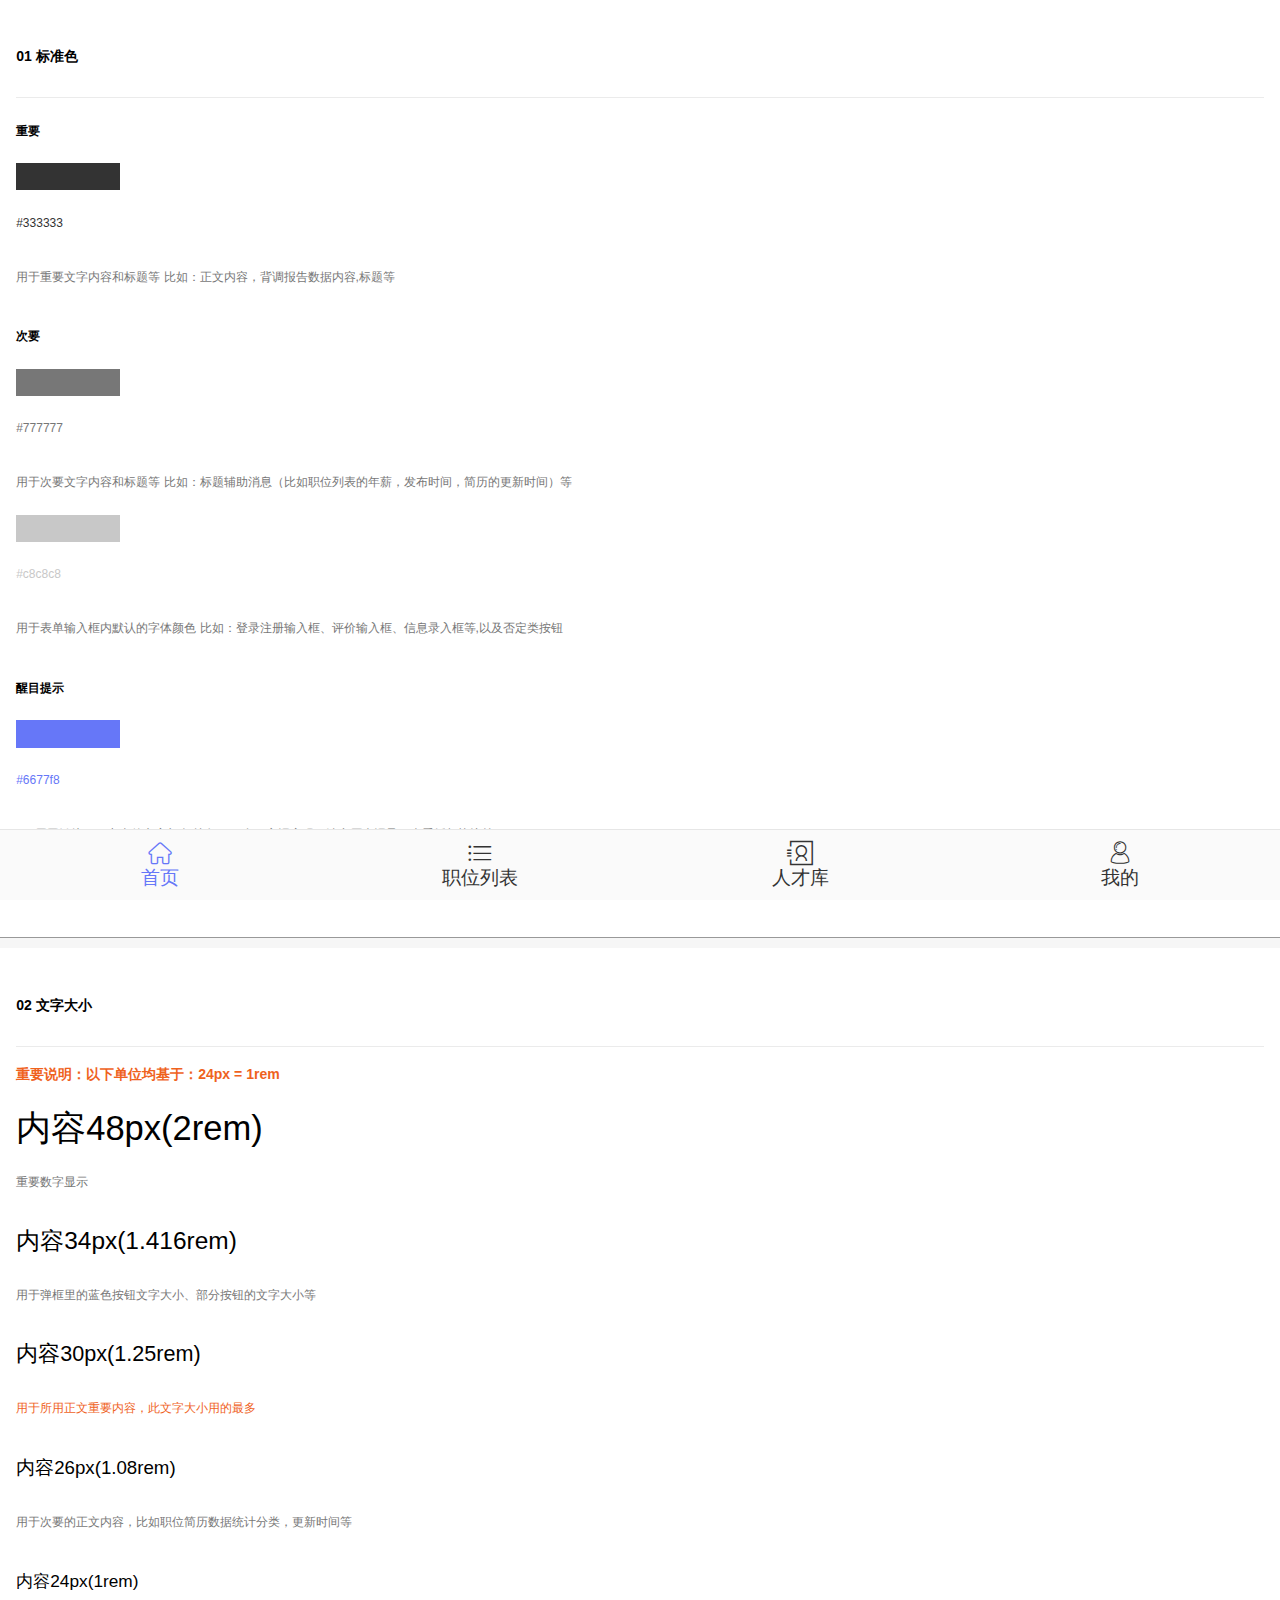
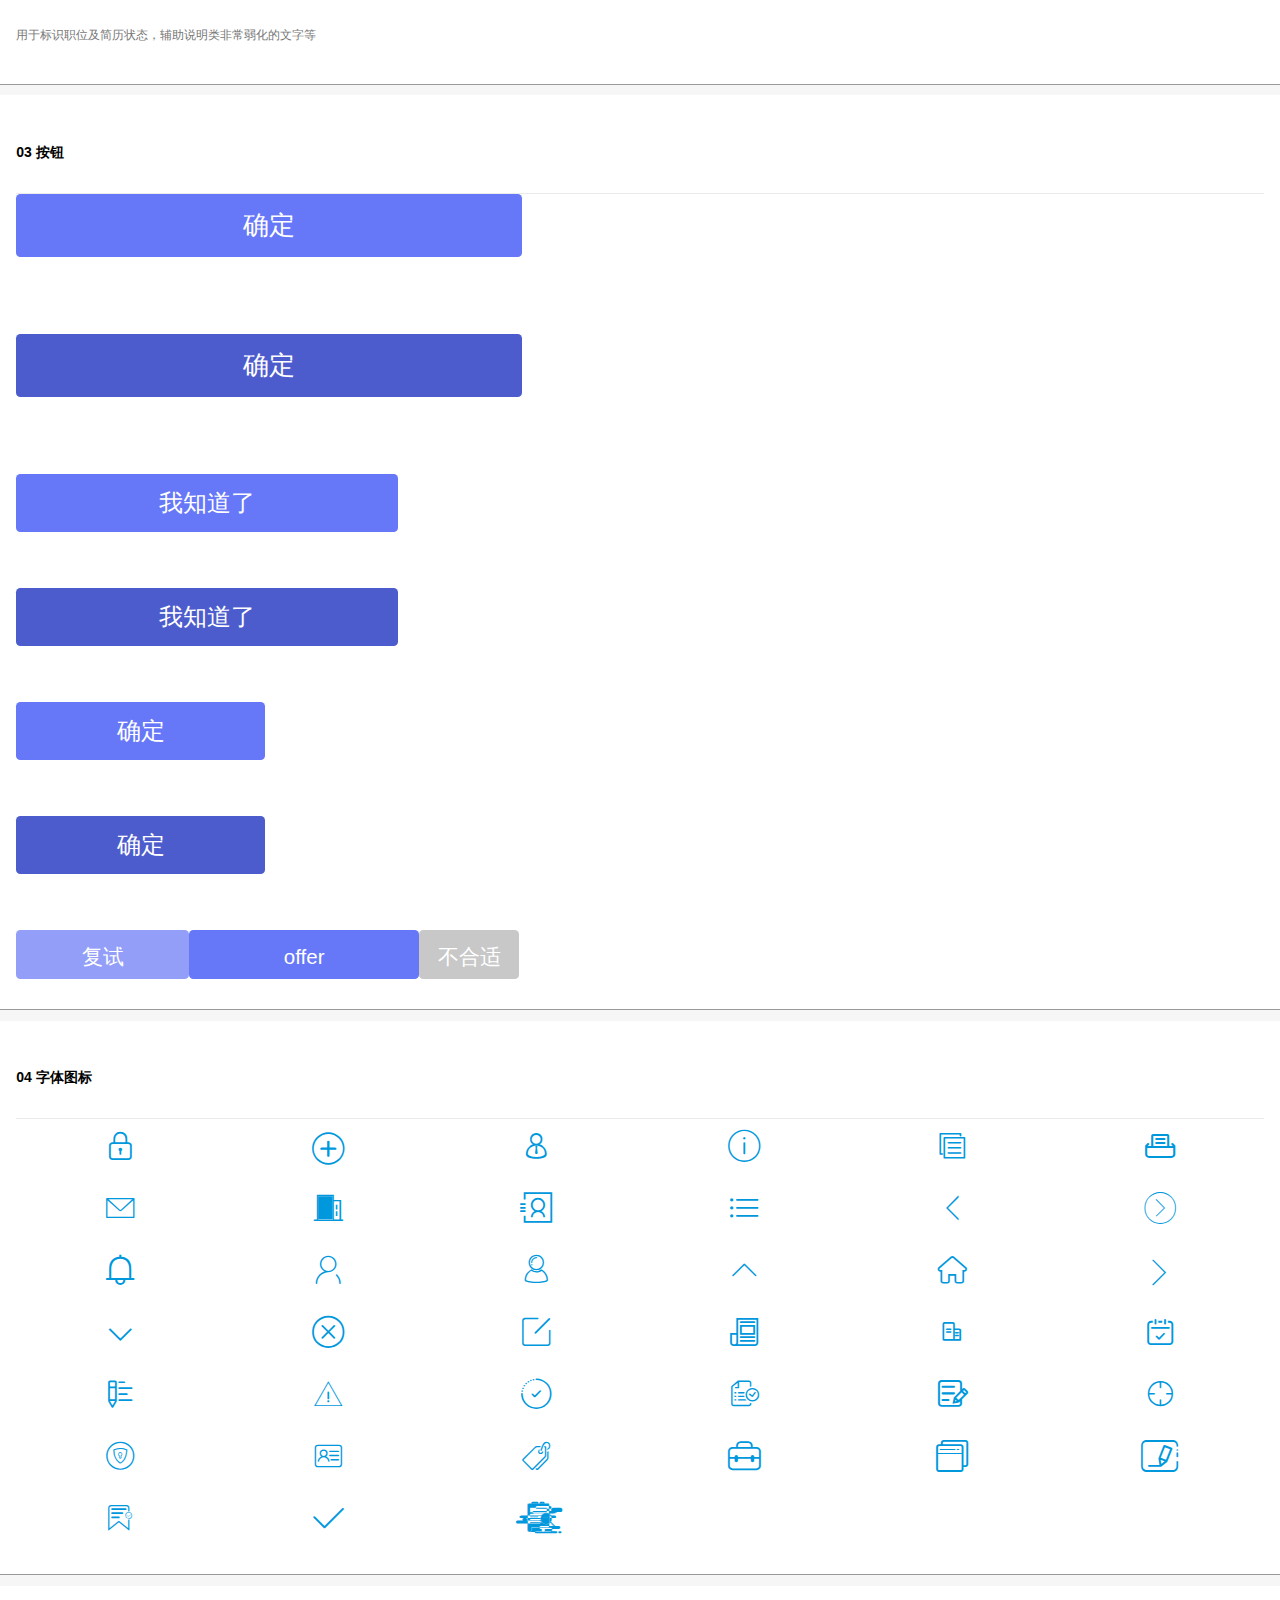
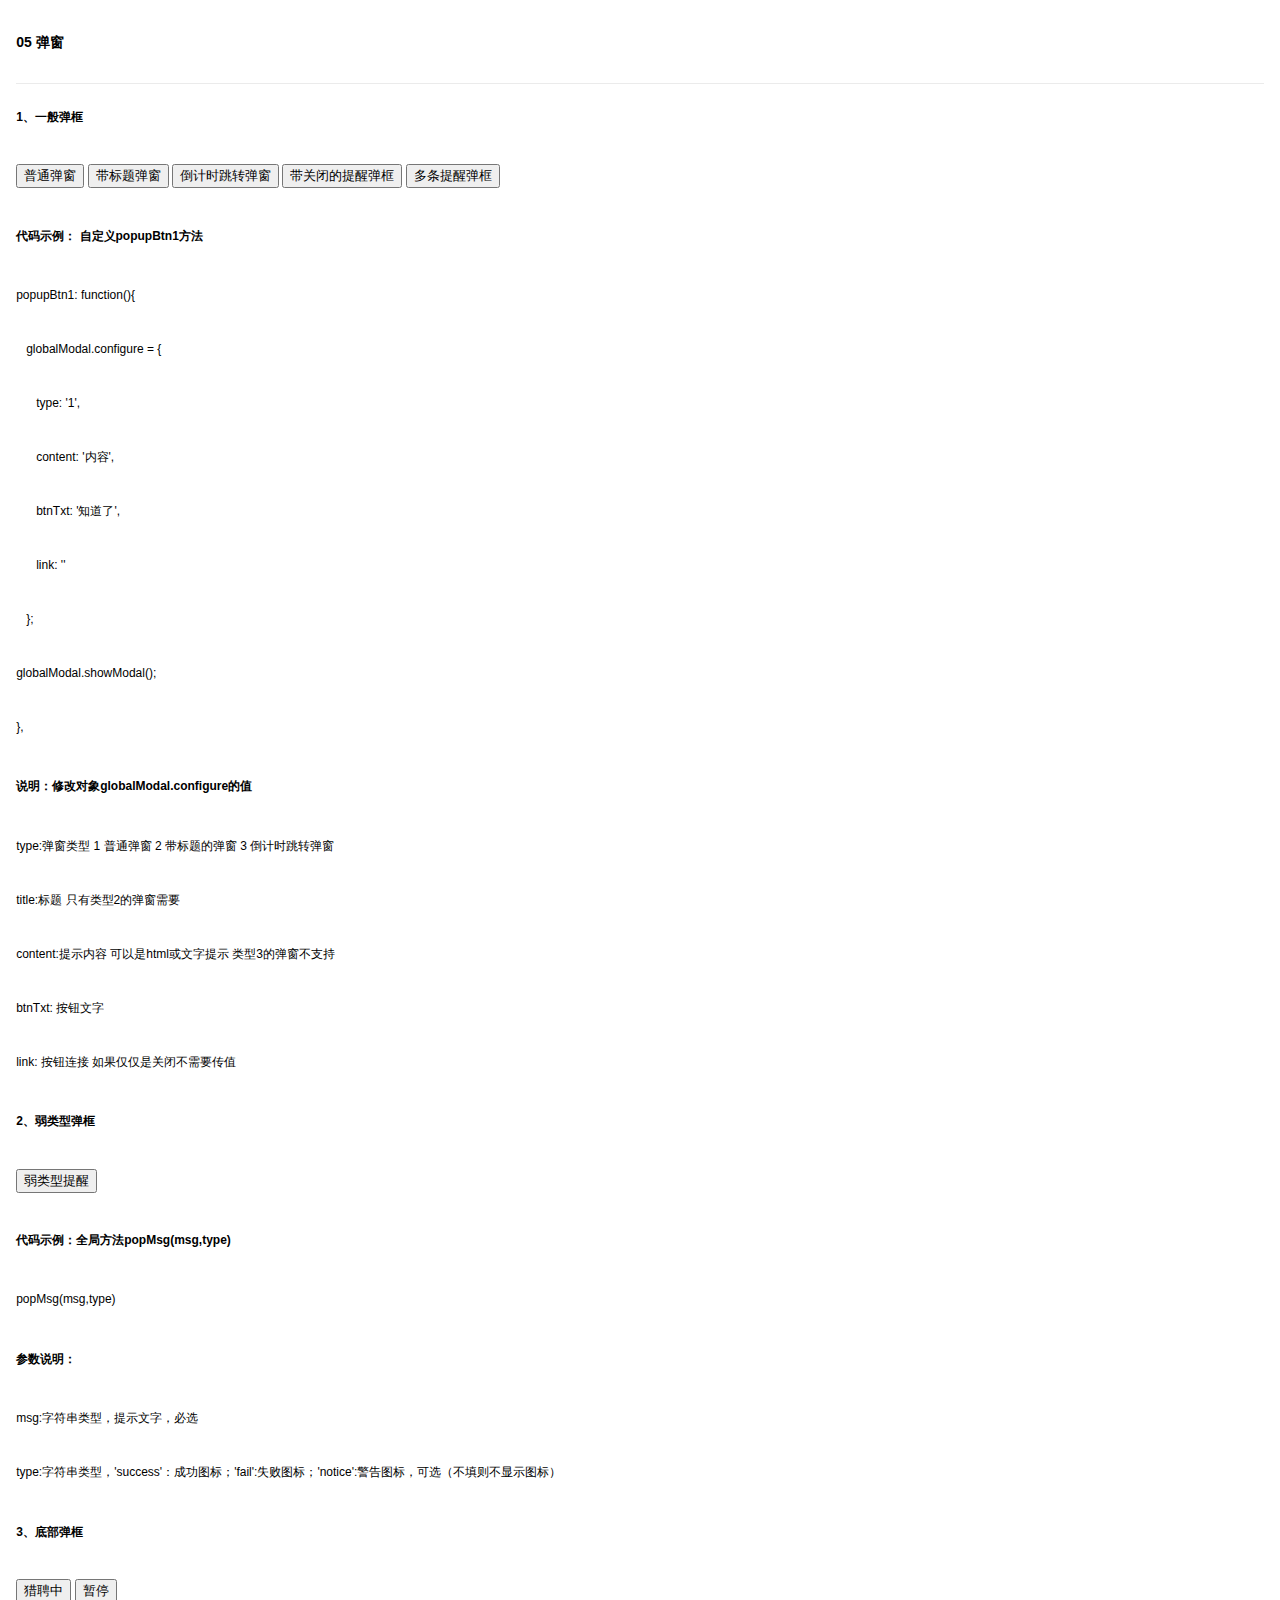
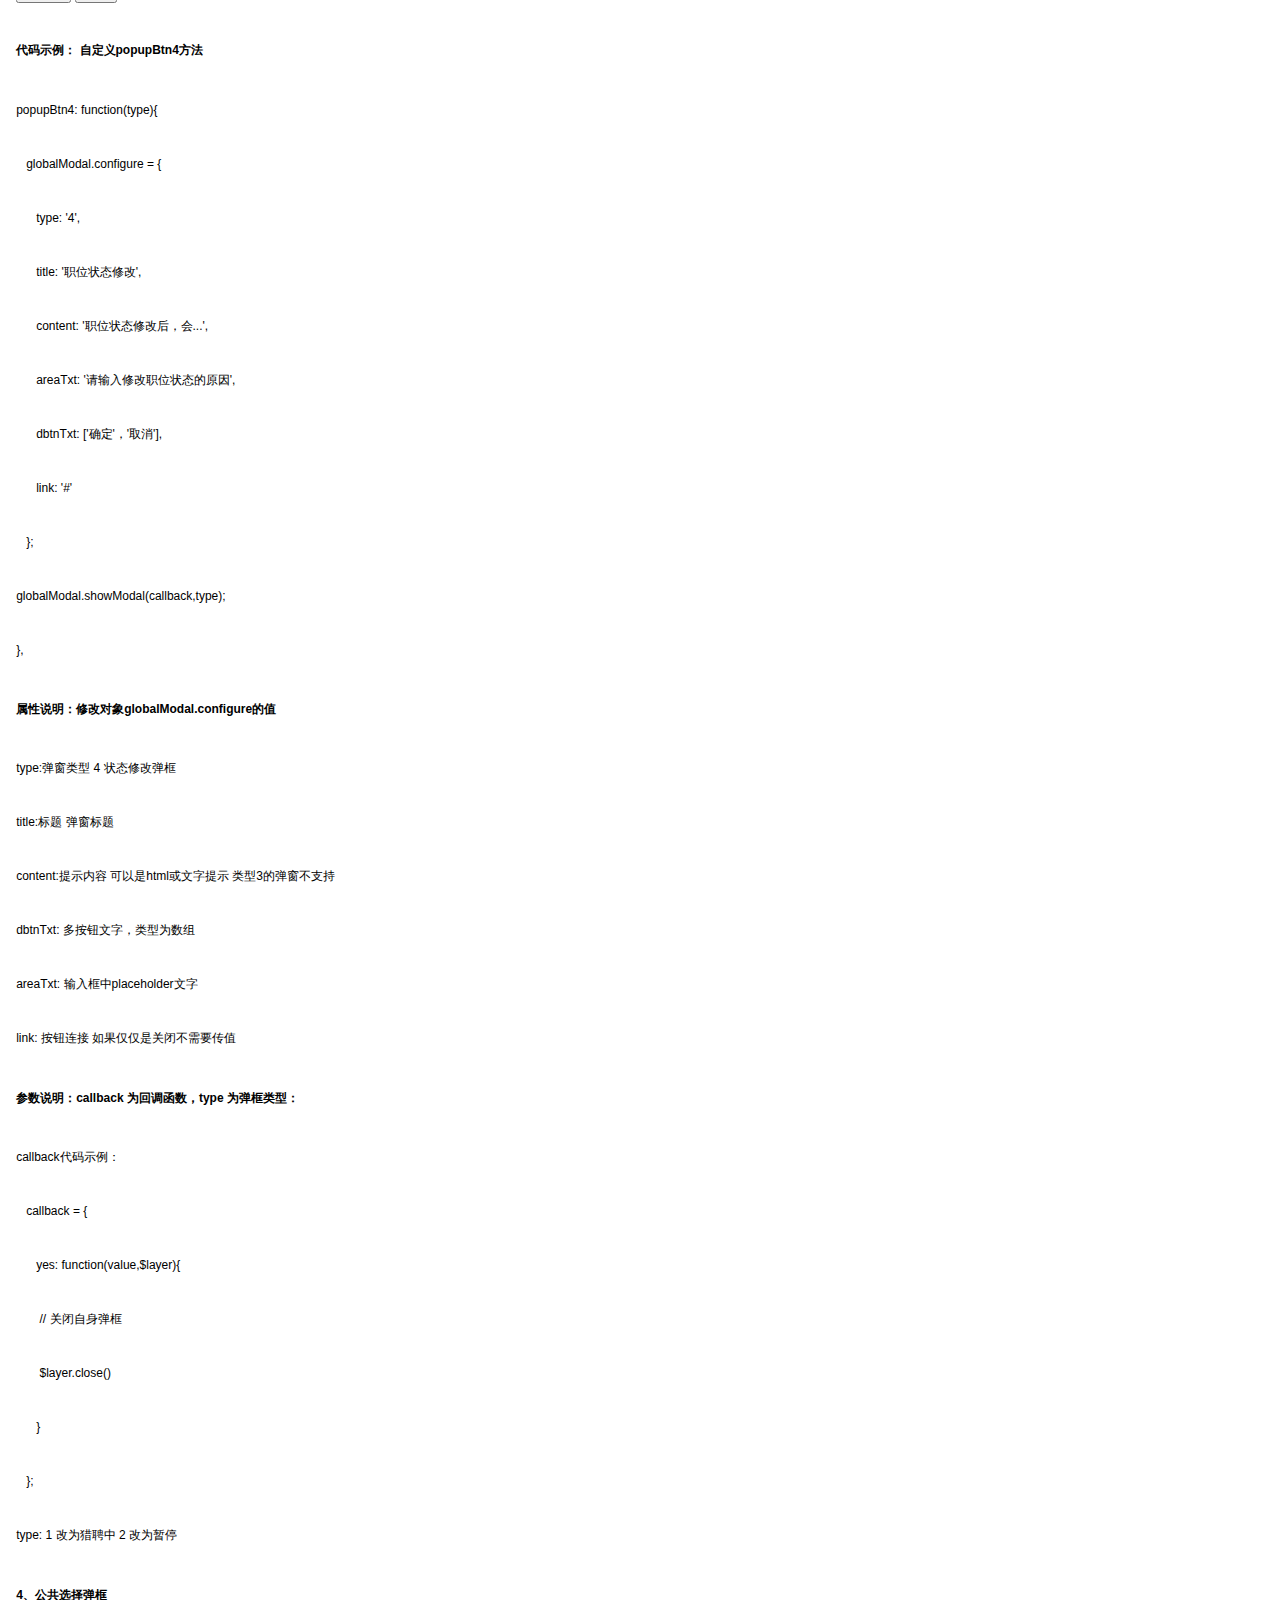
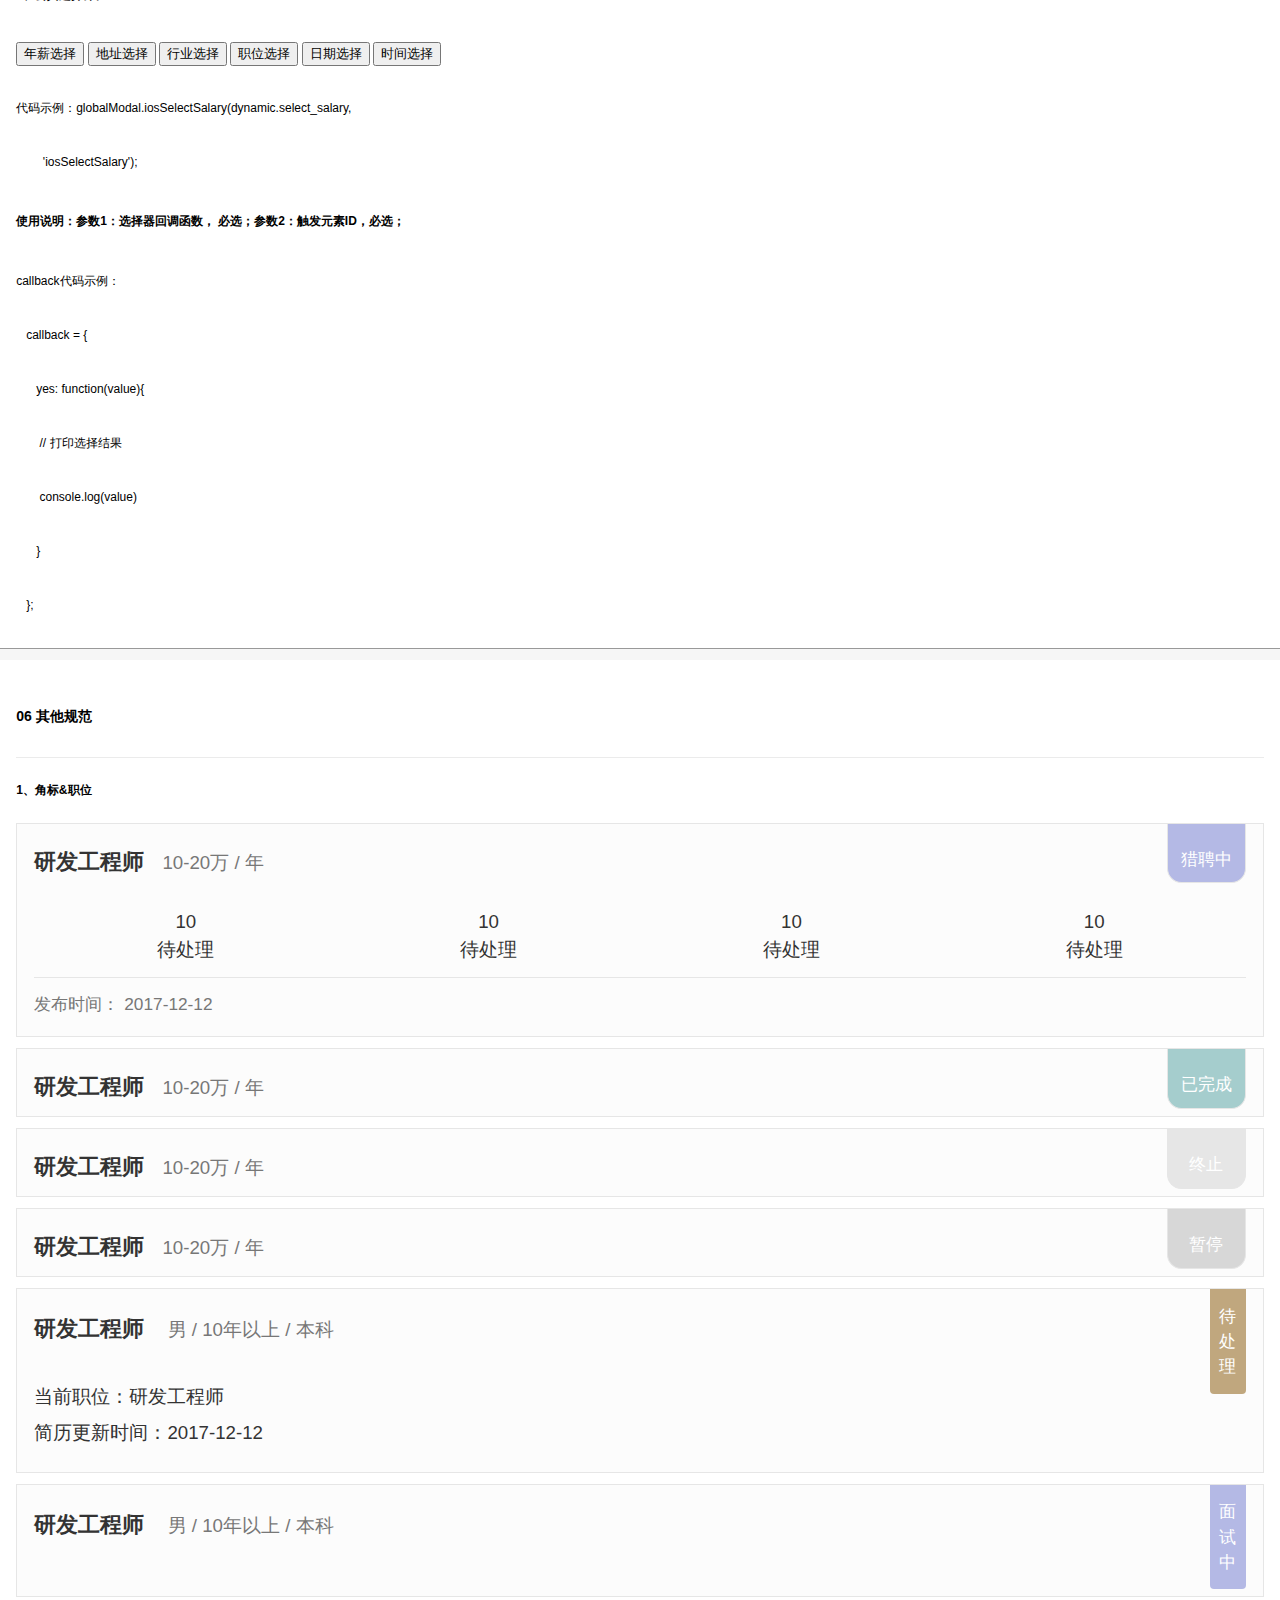
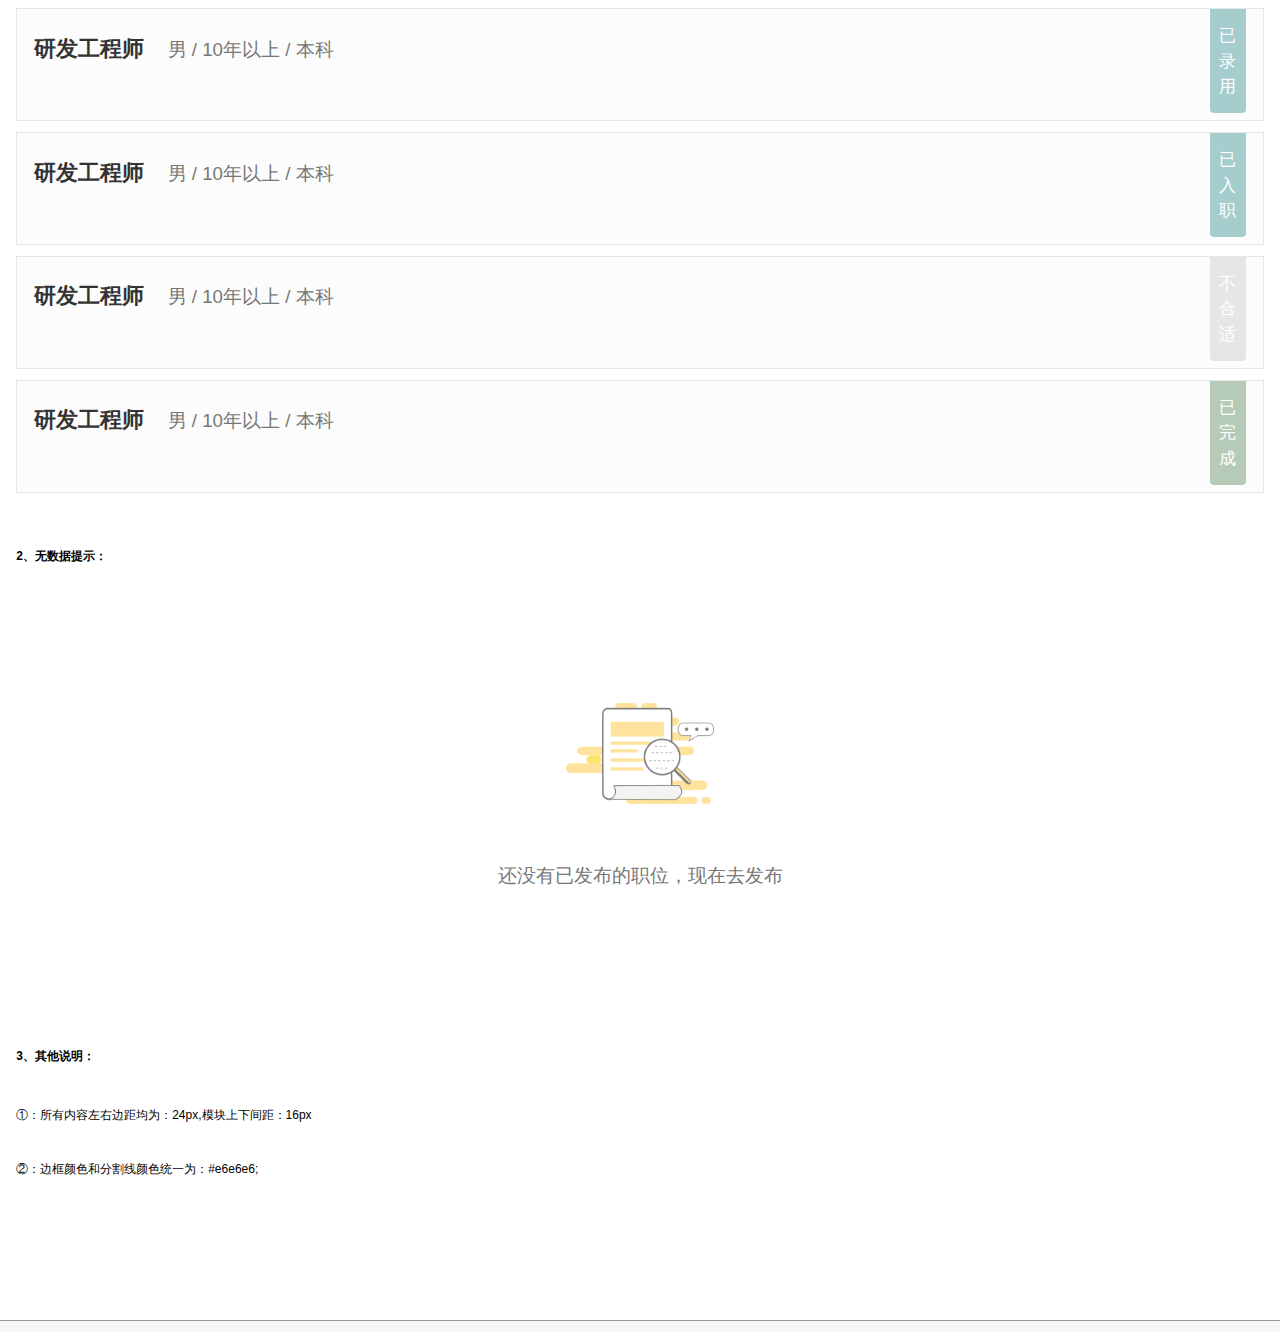
<file: docs/liepin_mobile/index.html>
<!DOCTYPE html>
<html lang="en">
<head>
    <meta charset="utf-8">
    <meta http-equiv="X-UA-Compatible" content="IE=edge">
    <title>猎聘移动端</title>
    <meta name="apple-mobile-web-app-capable" content="yes">
    <meta name="apple-mobile-web-app-status-bar-style" content="black">
    <meta name="viewport" content="initial-scale=1, maximum-scale=1">
    <link rel="stylesheet" href="font/iconfont.css">
    <link rel="stylesheet" href="css/global.css">
    <link rel="stylesheet" href="css/docs.css">
    <link rel="stylesheet" href="../../static/hcliepin_wap_company/css/plugin/iosSelect/iosSelect.css">
</head>
<body>
<div class="content-box">
    <h3 class="content-title">01 标准色</h3>
    <div class="content">
        <h4>重要</h4>
        <div>
            <div class="color-box c-color-333"></div>
            <p class="f-color-333">#333333</p>
            <span class="f-color-333 yt">用于重要文字内容和标题等</span>
            <span class="f-color-777 yt">比如：正文内容，背调报告数据内容,标题等</span>
        </div>
        <h4>次要</h4>
        <div>
            <div class="color-box c-color-777"></div>
            <p class="f-color-777">#777777</p>
            <span class="f-color-333 yt">用于次要文字内容和标题等</span>
            <span class="f-color-777 yt">比如：标题辅助消息（比如职位列表的年薪，发布时间，简历的更新时间）等</span>
        </div>
        <div>
            <div class="color-box c-color-c8"></div>
            <p class="f-color-c8">#c8c8c8</p>
            <span class="f-color-333 yt">用于表单输入框内默认的字体颜色</span>
            <span class="f-color-777 yt">比如：登录注册输入框、评价输入框、信息录入框等,以及否定类按钮</span>
        </div>
        <h4>醒目提示</h4>
        <div>
            <div class="color-box c-color-blue"></div>
            <p class="f-color-blue">#6677f8</p>
            <span class="f-color-333 yt">1、用于链接，可点击的文字颜色</span>
            <span class="f-color-777 yt">比如：更多、忘记密码、清空历史记录、查看授权协议等</span>
            <br>
            <span class="f-color-333 yt">2、用于醒目突出的文字颜色</span>
            <span class="f-color-777 yt">比如：重点数字统计，链接的文字，需要重点突出的文字</span>
        </div>
    </div>
</div>

<div class="content-box">
    <h3 class="content-title">02 文字大小</h3>
    <h3 class="c-more">重要说明：以下单位均基于：24px = 1rem </h3>
    <div class="content">
        <div>
            <p class="f-fontsize-48"><span>内容</span><span>48px(2rem)</span></p>
            <p class="yt">重要数字显示</p>
        </div>
        <div>
            <p class="f-fontsize-34"><span>内容</span><span>34px(1.416rem)</span></p>
            <p class="yt">用于弹框里的蓝色按钮文字大小、部分按钮的文字大小等</p>
        </div>
        <div>
            <p class="f-fontsize-30"><span>内容</span><span>30px(1.25rem)</span></p>
            <p class="yt c-more">用于所用正文重要内容，此文字大小用的最多</p>
        </div>
        <div>
            <p class="f-fontsize-26"><span>内容</span><span>26px(1.08rem)</span></p>
            <p class="yt">用于次要的正文内容，比如职位简历数据统计分类，更新时间等</p>
        </div>
        <div>
            <p class="f-fontsize-24"><span>内容</span><span>24px(1rem)</span></p>
            <p class="yt">用于标识职位及简历状态，辅助说明类非常弱化的文字等</p>
        </div>
    </div>
</div>

<div class="content-box">
    <h3 class="content-title">03 按钮</h3>
    <div class="content">
        <div class="content-block">
            <p><a href="#" class="button-fill blue_normal">确定</a></p>
            <br/>
            <p><a href="#" class="button-fill blue_press">确定</a></p>
            <br/>
            <p><a href="#" class="button-fill usual_normal">我知道了 </a></p>
            <br/>
            <p><a href="#" class="button-fill usual_press">我知道了 </a></p>
            <br/>
            <p><a href="#" class="button-fill queren_normal">确定 </a></p>
            <br/>
            <p><a href="#" class="button-fill queren_press">确定 </a></p>
            <br/>
            <p id='p-fixed'><a href="#" class="button-fill btn-retest">复试</a><a href="#" class="button-fill btn-offer">offer</a><a href="#" class="button-fill btn-improper">不合适</a></p>
        </div>
    </div>
</div>

<div class="content-box">
    <h3 class="content-title">04 字体图标</h3>
    <div class="content">
        <div class="iconfont-box" style="margin-top: 0;">
            <ul class="clearfloat">
                <li><i class="iconfont icon-mima"></i></li>
                <li><i class="iconfont icon-tianjia"></i></li>
                <li><i class="iconfont icon-guwen"></i></li>
                <li><i class="iconfont icon-guanyu"></i></li>
                <li><i class="iconfont icon-ziliao"></i></li>
                <li><i class="iconfont icon-caogaoxiang"></i></li>
                <li><i class="iconfont icon-xinxi"></i></li>
                <li><i class="iconfont icon-qiye"></i></li>
                <li><i class="iconfont icon-jianliku"></i></li>
                <li><i class="iconfont icon-liebiao"></i></li>
                <li><i class="iconfont icon-xiangzuo"></i></li>
                <li><i class="iconfont icon-weibiaoti-right"></i></li>
                <li><i class="iconfont icon-xiaoxi"></i></li>
                <li><i class="iconfont icon-zhanghao"></i></li>
                <li><i class="iconfont icon-wode"></i></li>
                <li><i class="iconfont icon-xiangshang"></i></li>
                <li><i class="iconfont icon-icon40"></i></li>
                <li><i class="iconfont icon-youyou"></i></li>
                <li><i class="iconfont icon-ttpodicon"></i></li>
                <li><i class="iconfont icon-guanbi"></i></li>
                <li><i class="iconfont icon-bianji"></i></li>
                <li><i class="iconfont icon-edit-zhiwei-zhiweixinxi"></i></li>
                <li><i class="iconfont icon-edit-zhiwei-qiyexinxi"></i></li>
                <li><i class="iconfont icon-edit-zhiwei-zhuangtai"></i></li>
                <li><i class="iconfont icon-edit-zhiwei-shedingzhiweiyaoqiu"></i></li>
                <li><i class="iconfont icon-zhiweixiangqing-xiugaizhuangtai"></i></li>
                <li><i class="iconfont icon-caozuochenggong"></i></li>
                <li><i class="iconfont icon-jianlixiangqing-gerenjineng"></i></li>
                <li><i class="iconfont icon-jianlixiangqing-gerenpingjia"></i></li>
                <li><i class="iconfont icon-jianlixiangqing-qiuzhiyixiang"></i></li>
                <li><i class="iconfont icon-jianlixiangqing-yinsishezhi"></i></li>
                <li><i class="iconfont icon-jianlixiangqing-gerenxinxi"></i></li>
                <li><i class="iconfont icon-jianlixiangqing-gerenbiaoqian"></i></li>
                <li><i class="iconfont icon-jianlixiangqing-gongzuojingli"></i></li>
                <li><i class="iconfont icon-jianlixiangqing-xiangmujingyan"></i></li>
                <li><i class="iconfont icon-jianlixiangqing-peixunjingli"></i></li>
                <li><i class="iconfont icon-jianlixiangqing-jiaoyujinglii"></i></li>
                <li><i class="iconfont icon-jianlixiangqing-tuijianbaogao"></i></li>
                <li><i class="iconfont icon-jianlixiangqing-yuxuzhudongyaoqing"></i></li>
                <li><i class="iconfont icon-no_data"></i></li>
            </ul>
        </div>
    </div>
</div>
<div class="content-box">
    <h3 class="content-title">05 弹窗</h3>
    <div class="content">
      <h4>1、一般弹框</h4>
        <button onclick="dynamic.popupBtn1();">普通弹窗</button>
        <button onclick="dynamic.popupBtn2();">带标题弹窗</button>
        <button onclick="dynamic.popupBtn3();">倒计时跳转弹窗</button>
        <button onclick="dynamic.popupBtn5();">带关闭的提醒弹框</button>
        <button onclick="dynamic.popupBtn6();">多条提醒弹框</button>
        <h4>代码示例： 自定义popupBtn1方法</h4>
        <p>popupBtn1: function(){</p>
        <p>&nbsp;&nbsp;&nbsp;globalModal.configure = {</p>
        <p>&nbsp;&nbsp;&nbsp;&nbsp;&nbsp;&nbsp;type: '1',</p>
        <p>&nbsp;&nbsp;&nbsp;&nbsp;&nbsp;&nbsp;content: '内容',</p>
        <p>&nbsp;&nbsp;&nbsp;&nbsp;&nbsp;&nbsp;btnTxt: '知道了',</p>
        <p>&nbsp;&nbsp;&nbsp;&nbsp;&nbsp;&nbsp;link: '' </p>
        <p>&nbsp;&nbsp;&nbsp;};</p>
        <p>globalModal.showModal();</p>
        <p>},</p>
        <h4>说明：修改对象globalModal.configure的值 </h4>
        <p>type:弹窗类型  1 普通弹窗  2 带标题的弹窗  3 倒计时跳转弹窗</p>
        <p>title:标题  只有类型2的弹窗需要</p>
        <p>content:提示内容  可以是html或文字提示  类型3的弹窗不支持</p>
        <p>btnTxt: 按钮文字</p>
        <p>link: 按钮连接  如果仅仅是关闭不需要传值</p>
      <h4>2、弱类型弹框</h4>
        <button onclick="popMsg('发布成功','success');">弱类型提醒</button>
        <h4>代码示例：全局方法popMsg(msg,type)</h4>
        <p>popMsg(msg,type)</p>
        <h4>参数说明：</h4>
        <p>msg:字符串类型，提示文字，必选</p>
        <p>type:字符串类型，'success'：成功图标；'fail':失败图标；'notice':警告图标，可选（不填则不显示图标）</p>
        <h4>3、底部弹框</h4>
        <button onclick="dynamic.popupBtn4(1);">猎聘中</button>
        <button onclick="dynamic.popupBtn4(2);">暂停</button>
        <h4>代码示例： 自定义popupBtn4方法</h4>
        <p>popupBtn4: function(type){</p>
        <p>&nbsp;&nbsp;&nbsp;globalModal.configure = {</p>
        <p>&nbsp;&nbsp;&nbsp;&nbsp;&nbsp;&nbsp;type: '4',</p>
        <p>&nbsp;&nbsp;&nbsp;&nbsp;&nbsp;&nbsp;title: '职位状态修改',</p>
        <p>&nbsp;&nbsp;&nbsp;&nbsp;&nbsp;&nbsp;content: '职位状态修改后，会...',</p>
        <p>&nbsp;&nbsp;&nbsp;&nbsp;&nbsp;&nbsp;areaTxt: '请输入修改职位状态的原因',</p>
        <p>&nbsp;&nbsp;&nbsp;&nbsp;&nbsp;&nbsp;dbtnTxt: ['确定'，'取消'],</p>
        <p>&nbsp;&nbsp;&nbsp;&nbsp;&nbsp;&nbsp;link: '#' </p>
        <p>&nbsp;&nbsp;&nbsp;};</p>
        <p>globalModal.showModal(callback,type);</p>
        <p>},</p>
        <h4>属性说明：修改对象globalModal.configure的值 </h4>
        <p>type:弹窗类型 4 状态修改弹框</p>
        <p>title:标题  弹窗标题</p>
        <p>content:提示内容  可以是html或文字提示  类型3的弹窗不支持</p>
        <p>dbtnTxt: 多按钮文字，类型为数组</p>
        <p>areaTxt: 输入框中placeholder文字</p>
        <p>link: 按钮连接  如果仅仅是关闭不需要传值</p>
        <h4>参数说明：callback 为回调函数，type 为弹框类型：</h4>
        <p>callback代码示例：</p>
        <p>&nbsp;&nbsp;&nbsp;callback = {</p>
        <p>&nbsp;&nbsp;&nbsp;&nbsp;&nbsp;&nbsp;yes: function(value,$layer){</p>
        <p>&nbsp;&nbsp;&nbsp;&nbsp;&nbsp;&nbsp;&nbsp;// 关闭自身弹框</p>
        <p>&nbsp;&nbsp;&nbsp;&nbsp;&nbsp;&nbsp;&nbsp;$layer.close()</p>
        <p>&nbsp;&nbsp;&nbsp;&nbsp;&nbsp;&nbsp;}</p>
        <p>&nbsp;&nbsp;&nbsp;};</p>
        <p>type: 1 改为猎聘中 2 改为暂停</p>
        <h4>4、公共选择弹框</h4>
        <button onclick="globalModal.iosSelectSalary(dynamic.select_salary,'iosSelectSalary');" id="iosSelectSalary" data-id="10003" data-value="8-12万">年薪选择</button>
        <button onclick="globalModal.iosSelectArea(dynamic.select_area,'iosSelectArea');" id="iosSelectArea" data-city="23840000" data-province="13830000">地址选择</button>
        <button onclick="globalModal.iosSelectIndustry(dynamic.select_industry,'iosSelectIndustry');" id="iosSelectIndustry" data-industry="H00070005" data-industrymain="H0007">行业选择</button>
        <button onclick="globalModal.iosSelectPosition(dynamic.select_position,'iosSelectPosition');" id="iosSelectPosition" data-positionfirst="I0001" data-positionsecond="I00010004" data-positionthird="I000100040001" data-positionfourth="Z00010002">职位选择</button>
        <button onclick="globalModal.iosSelectDate(dynamic.select_date,'iosSelectDate');" id="iosSelectDate">日期选择</button>
        <button onclick="globalModal.iosSelectTime(dynamic.select_time,'iosSelectTime');" id="iosSelectTime">时间选择</button>
        <p>代码示例：globalModal.iosSelectSalary(dynamic.select_salary,</p>
        <p>&nbsp;&nbsp;&nbsp;&nbsp;&nbsp;&nbsp;&nbsp;&nbsp;'iosSelectSalary');</p>
        <h4>使用说明：参数1：选择器回调函数， 必选；参数2：触发元素ID，必选；</h4>
        <p>callback代码示例：</p>
        <p>&nbsp;&nbsp;&nbsp;callback = {</p>
        <p>&nbsp;&nbsp;&nbsp;&nbsp;&nbsp;&nbsp;yes: function(value){</p>
        <p>&nbsp;&nbsp;&nbsp;&nbsp;&nbsp;&nbsp;&nbsp;// 打印选择结果</p>
        <p>&nbsp;&nbsp;&nbsp;&nbsp;&nbsp;&nbsp;&nbsp;console.log(value)</p>
        <p>&nbsp;&nbsp;&nbsp;&nbsp;&nbsp;&nbsp;}</p>
        <p>&nbsp;&nbsp;&nbsp;};</p>
    </div>
</div>
<div class="content-box">
    <h3 class="content-title">06 其他规范</h3>
    <div class="content" style="margin-bottom:2rem;">
        <h4>1、角标&职位</h4>
        <div class="jod_detail">
      		 <div class="project_content">
      		 	 <p class="title f-color-777 f-fontsize-26"><span class="f-fontsize-30">研发工程师</span>10-20万 / 年 <em class="f-fontsize-24 corner_mark f-color-b4b9e5">猎聘中</em></p>
      		 	 <ul class="tall_num flex flex-align-center flex-pack-center">
      			 	 	<li>
      					<p class="p1">10</p>
      					<p class="p2">待处理</p>
      				</li>
      				<li>
      					<p class="p1">10</p>
      					<p class="p2">待处理</p>
      				</li>
      				<li>
      					<p class="p1">10</p>
      					<p class="p2">待处理</p>
      				</li>
      				<li>
      					<p class="p1">10</p>
      					<p class="p2">待处理</p>
      				</li>
      		 	 </ul>
      		 	 <div class="publish_time f-color-777 f-fontsize-24">发布时间： 2017-12-12</div>
      		 </div>
      		 <div class="project_content">
      		 	 <p class="title f-color-777 f-fontsize-26"><span class="f-fontsize-30">研发工程师</span>10-20万 / 年 <em class="f-fontsize-24 corner_mark f-color-a5cdcd">已完成</em></p>
      		 </div>
      		 <div class="project_content">
      		 	 <p class="title f-color-777 f-fontsize-26"><span class="f-fontsize-30">研发工程师</span>10-20万 / 年 <em class="f-fontsize-24 corner_mark f-color-e6e6e6">终止</em></p>
      		 </div>
      		 <div class="project_content">
      		 	 <p class="title f-color-777 f-fontsize-26"><span class="f-fontsize-30">研发工程师</span>10-20万 / 年 <em class="f-fontsize-24 corner_mark f-color-d7d7d7">暂停</em></p>
      		 </div>
           <div class="ca_for">
             <a class="ca_peope">
               <p class="title f-color-777 f-fontsize-26">
                 <span class="f-fontsize-30 f-color-333">研发工程师</span>
                 男 / 10年以上 / 本科
                 <em class="f-fontsize-24 corner_mark_p p-color-c0a77e">待处理</em>
               </p>
               <p class="f-color-333 f-fontsize-26">
                 当前职位：研发工程师
               </p>
               <p class="f-color-333 f-fontsize-26">
                 简历更新时间：2017-12-12
               </p>
             </a>
             <a class="ca_peope">
               <p class="title f-color-777 f-fontsize-26">
                 <span class="f-fontsize-30 f-color-333">研发工程师</span>
                 男 / 10年以上 / 本科
                 <em class="f-fontsize-24 corner_mark_p p-color-b4b9e5">面试中</em>
               </p>
             </a>
             <a class="ca_peope">
               <p class="title f-color-777 f-fontsize-26">
                 <span class="f-fontsize-30 f-color-333">研发工程师</span>
                 男 / 10年以上 / 本科
                 <em class="f-fontsize-24 corner_mark_p p-color-a5cdcd">已录用</em>
               </p>
             </a>
             <a class="ca_peope">
               <p class="title f-color-777 f-fontsize-26">
                 <span class="f-fontsize-30 f-color-333">研发工程师</span>
                 男 / 10年以上 / 本科
                 <em class="f-fontsize-24 corner_mark_p p-color-a5cdcd">已入职</em>
               </p>
             </a>
             <a class="ca_peope">
               <p class="title f-color-777 f-fontsize-26">
                 <span class="f-fontsize-30 f-color-333">研发工程师</span>
                 男 / 10年以上 / 本科
                 <em class="f-fontsize-24 corner_mark_p p-color-e6e6e6"">不合适</em>
               </p>
             </a>
             <a class="ca_peope">
               <p class="title f-color-777 f-fontsize-26">
                 <span class="f-fontsize-30 f-color-333">研发工程师</span>
                 男 / 10年以上 / 本科
                 <em class="f-fontsize-24 corner_mark_p p-color-b5cbb7"">已完成</em>
               </p>
             </a>
           </div>
      	</div>
        <h4>2、无数据提示：</h4>
        <div class="no-data-box">
          <div class="m-offline_nothing">
  				    <img src="../../static/hcliepin_wap_company/img/no-data.png" alt="怀才当遇网">
  				    <p style="display:block;">还没有已发布的职位，现在去发布</p>
  				</div>
        </div>
        <h4>3、其他说明：</h4>
        <p>①：所有内容左右边距均为：24px,模块上下间距：16px</p>
        <p>②：边框颜色和分割线颜色统一为：#e6e6e6;</p>
    </div>
</div>
<footer class="flex flex-align-center flex-pack-justify">
  <a href="javascript:;" class="cur">
    <i class="iconfont icon-icon40"></i>
    <span>首页</span>
  </a>
  <a href="javascript:;">
    <i class="iconfont icon-liebiao"></i>
    <span>职位列表</span>
  </a>
  <a href="javascript:;">
    <i class="iconfont icon-jianliku"></i>
    <span>人才库</span>
  </a>
  <a href="javascript:;">
    <i class="iconfont icon-wode"></i>
    <span>我的</span>
  </a>
</footer>
</body>
<script data-main="js/page.docs.js" src="../../static/hcliepin_wap_company/js/lib/require.js"></script>
</html>
</file>
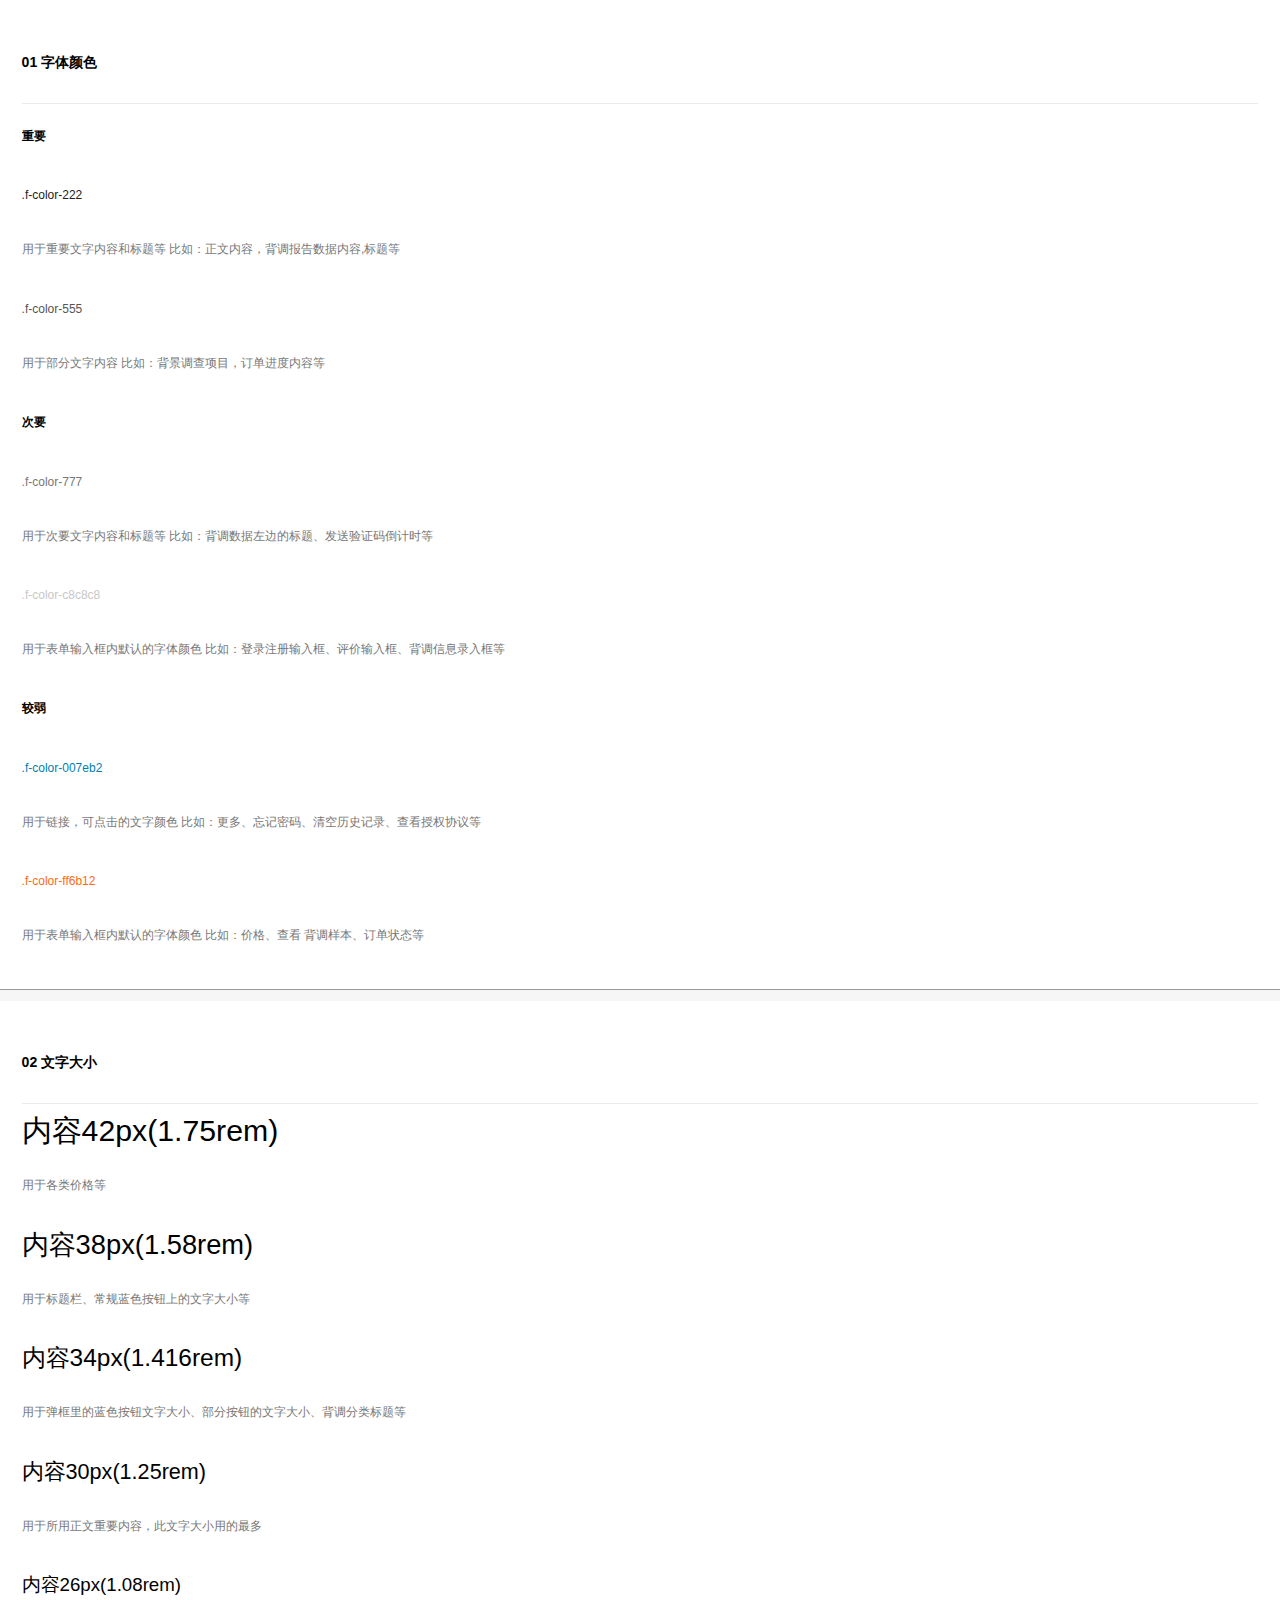
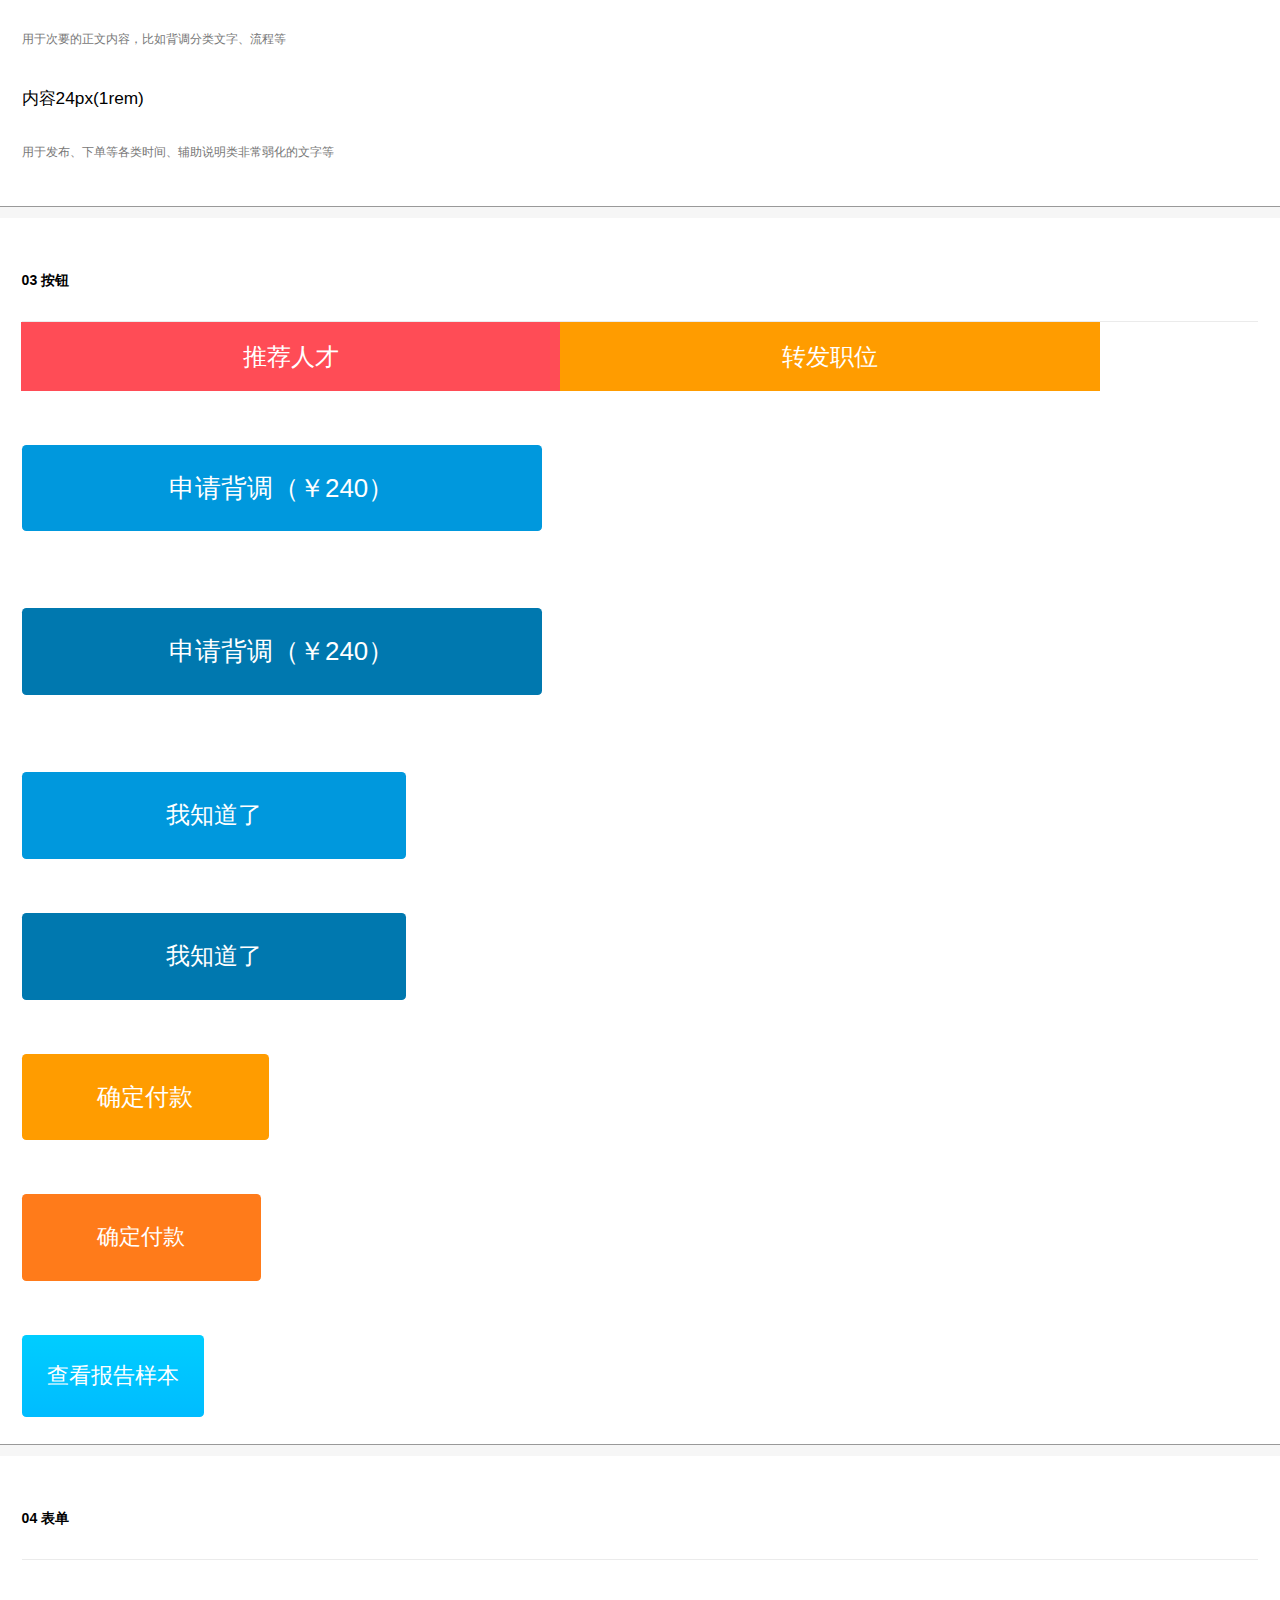
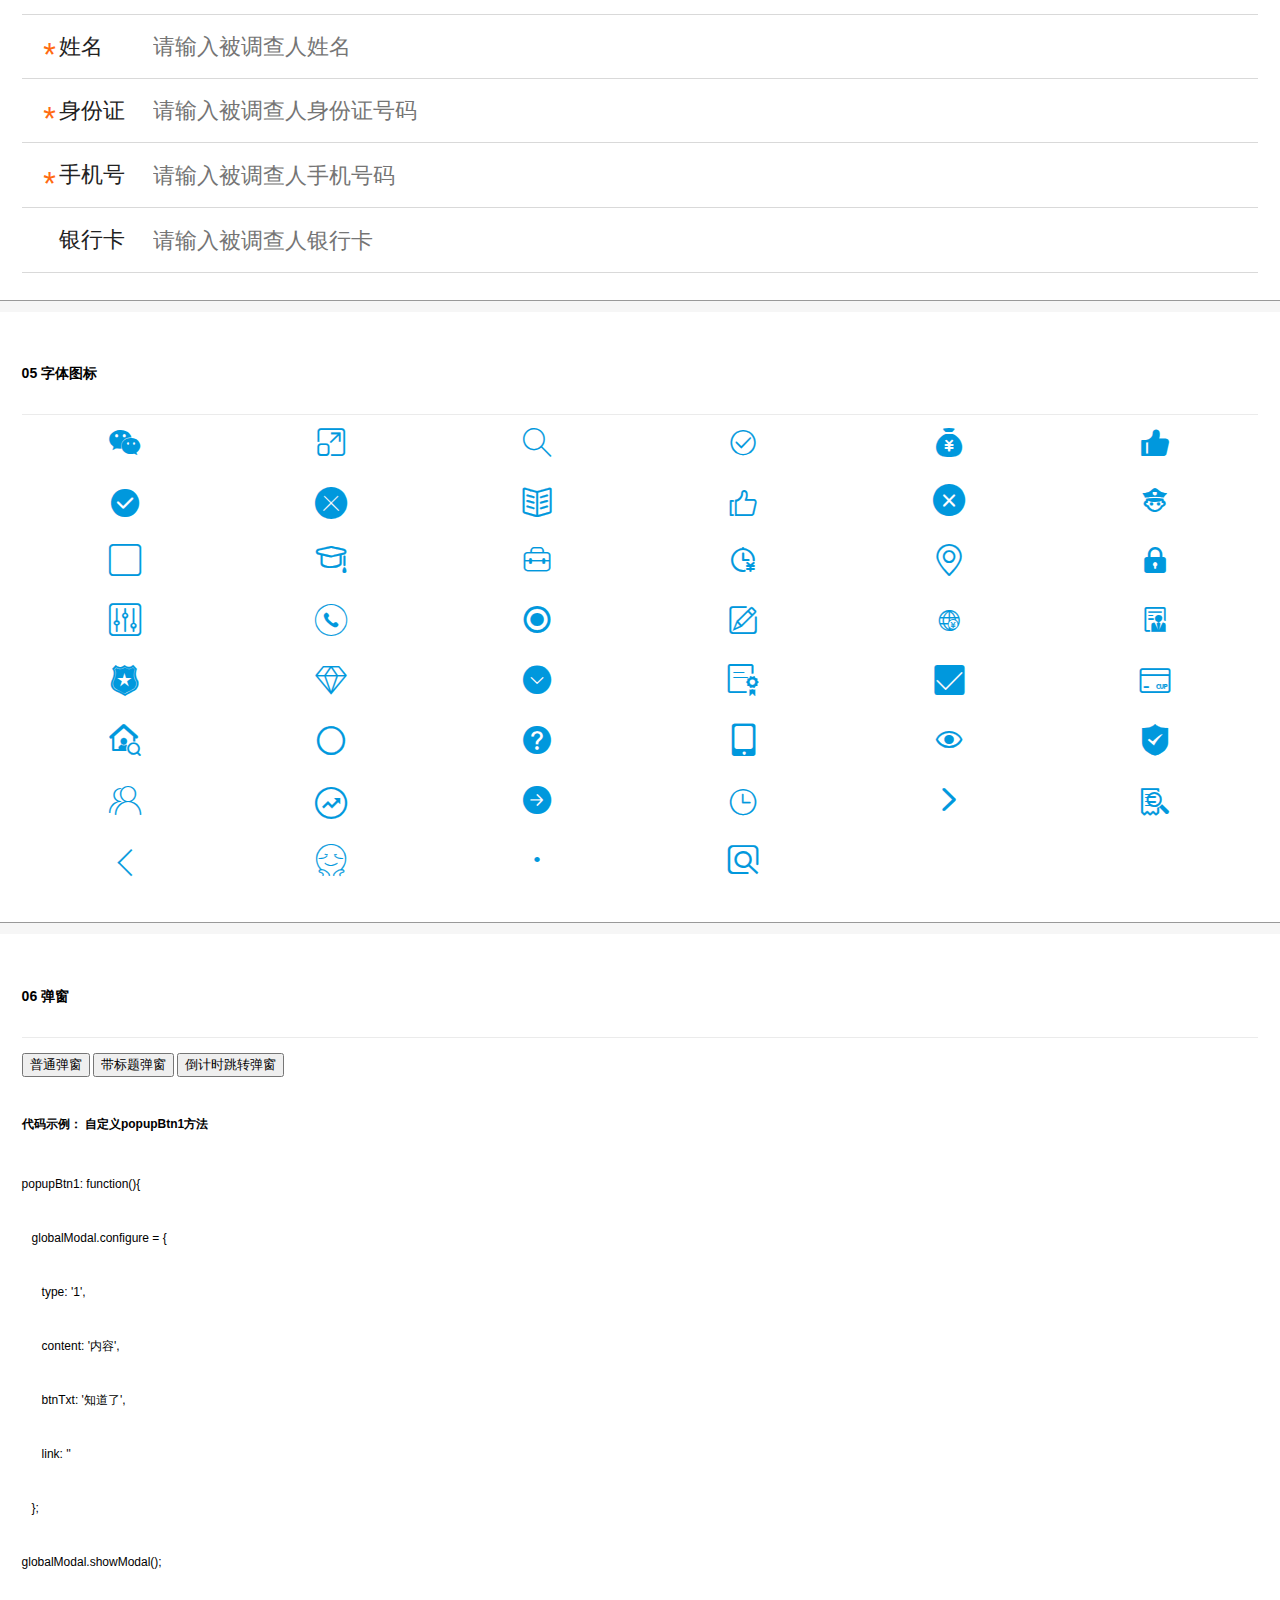
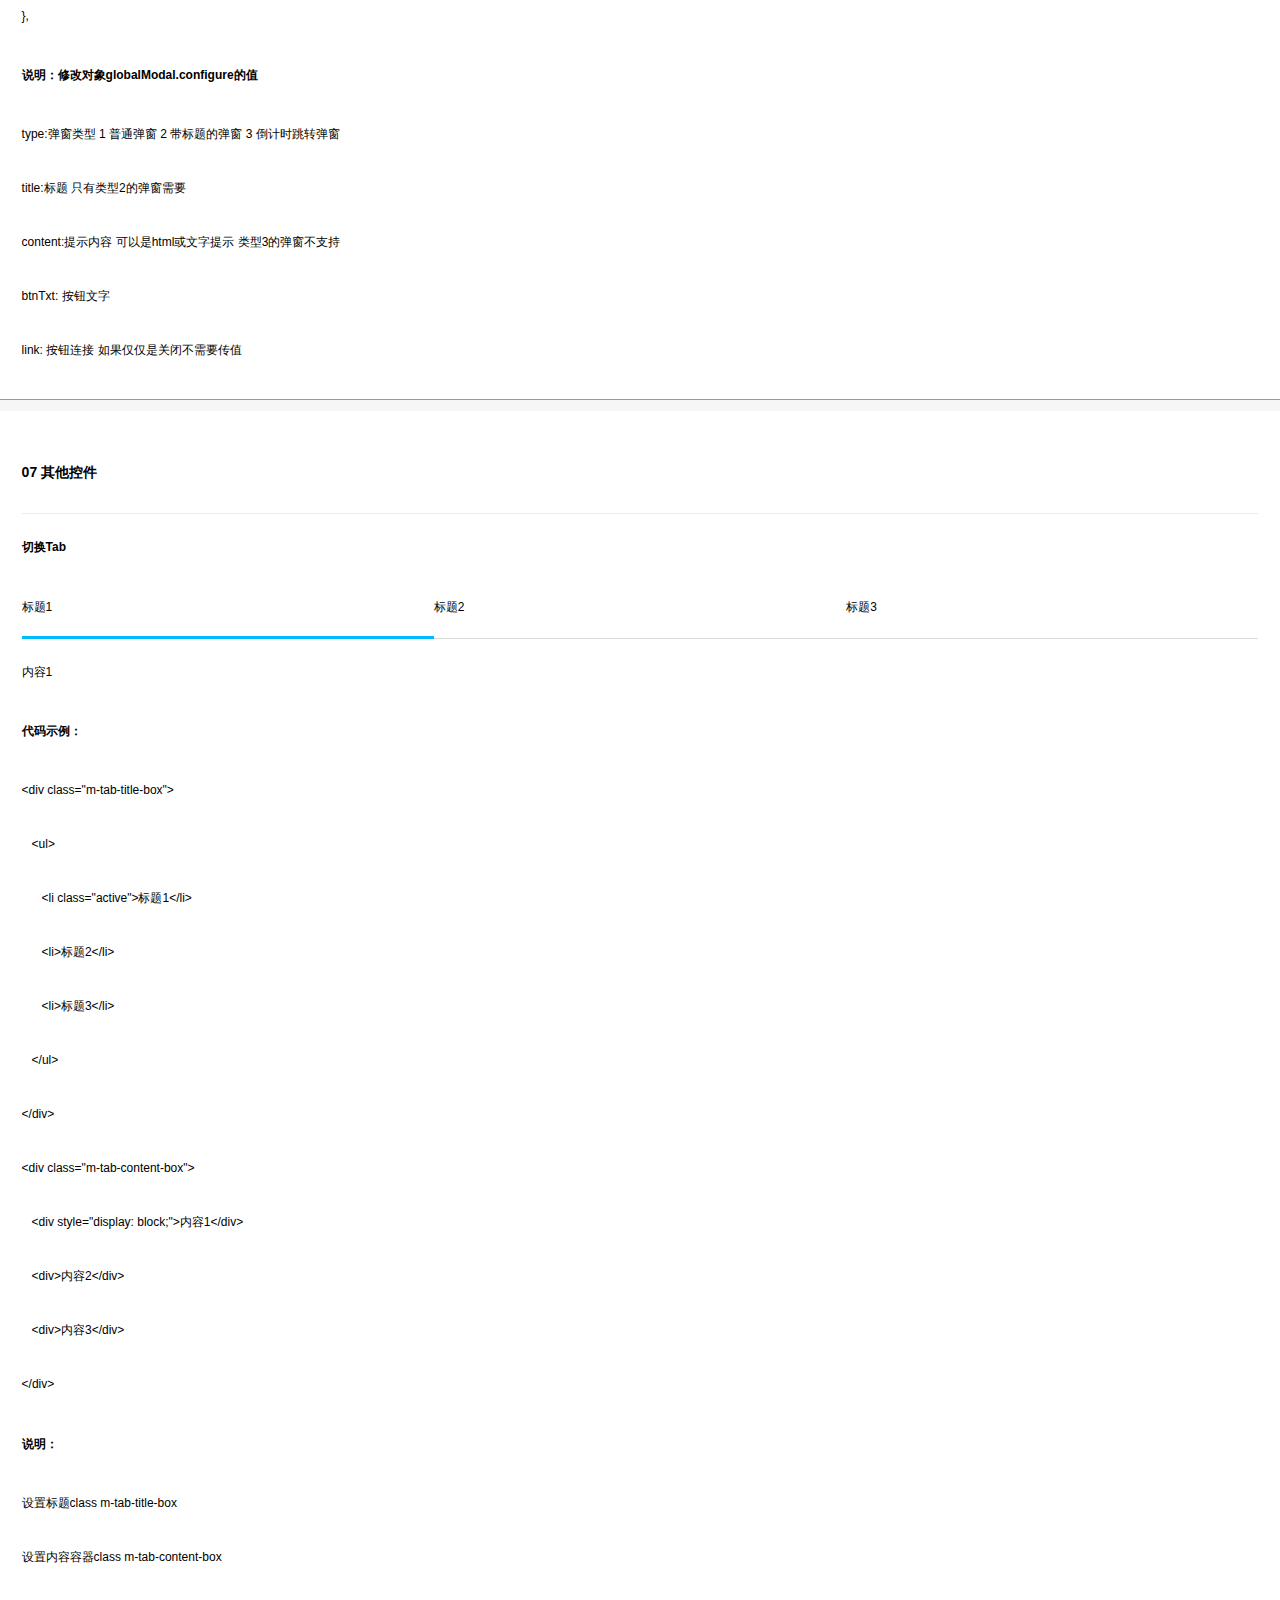
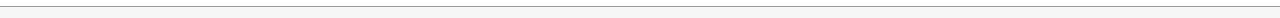
<file: docs/mobile/index.html>
<!DOCTYPE html>
<html lang="en">
<head>
    <meta charset="utf-8">
    <meta http-equiv="X-UA-Compatible" content="IE=edge">
    <title>背景调查</title>
    <meta name="apple-mobile-web-app-capable" content="yes">
    <meta name="apple-mobile-web-app-status-bar-style" content="black">
    <meta name="viewport" content="initial-scale=1, maximum-scale=1">
    <link rel="stylesheet" href="../../static/beidiao/font/iconfont.css">
    <link rel="stylesheet" href="../../static/beidiao/css/global.css">
    <link rel="stylesheet" href="css/docs.css">
</head>
<body>
<div class="content-box">
    <h3 class="content-title">01 字体颜色</h3>
    <div class="content">
        <h4>重要</h4>
        <div>
            <p class="f-color-222">.f-color-222</p>
            <span class="f-color-222 yt">用于重要文字内容和标题等</span>
            <span class="f-color-777 yt">比如：正文内容，背调报告数据内容,标题等</span>
        </div>
        <div>
            <p class="f-color-555">.f-color-555</p>
            <span class="f-color-222 yt">用于部分文字内容</span>
            <span class="f-color-777 yt">比如：背景调查项目，订单进度内容等</span>
        </div>
        <h4>次要</h4>
        <div>
            <p class="f-color-777">.f-color-777</p>
            <span class="f-color-222 yt">用于次要文字内容和标题等</span>
            <span class="f-color-777 yt">比如：背调数据左边的标题、发送验证码倒计时等</span>
        </div>
        <div>
            <p class="f-color-c8c8c8">.f-color-c8c8c8</p>
            <span class="f-color-222 yt">用于表单输入框内默认的字体颜色</span>
            <span class="f-color-777 yt">比如：登录注册输入框、评价输入框、背调信息录入框等</span>
        </div>
        <h4>较弱</h4>
        <div>
            <p class="f-color-007eb2">.f-color-007eb2</p>
            <span class="f-color-222 yt">用于链接，可点击的文字颜色</span>
            <span class="f-color-777 yt">比如：更多、忘记密码、清空历史记录、查看授权协议等</span>
        </div>
        <div>
            <p class="f-color-ff6b12">.f-color-ff6b12</p>
            <span class="f-color-222 yt">用于表单输入框内默认的字体颜色</span>
            <span class="f-color-777 yt">比如：价格、查看 背调样本、订单状态等</span>
        </div>
    </div>
</div>

<div class="content-box">
    <h3 class="content-title">02 文字大小</h3>
    <div class="content">
        <div>
            <p class="f-fontsize-42"><span>内容</span><span>42px(1.75rem)</span></p>
            <p class="yt">用于各类价格等</p>
        </div>
        <div>
            <p class="f-fontsize-38"><span>内容</span><span>38px(1.58rem)</span></p>
            <p class="yt">用于标题栏、常规蓝色按钮上的文字大小等</p>
        </div>
        <div>
            <p class="f-fontsize-34"><span>内容</span><span>34px(1.416rem)</span></p>
            <p class="yt">用于弹框里的蓝色按钮文字大小、部分按钮的文字大小、背调分类标题等</p>
        </div>
        <div>
            <p class="f-fontsize-30"><span>内容</span><span>30px(1.25rem)</span></p>
            <p class="yt">用于所用正文重要内容，此文字大小用的最多</p>
        </div>
        <div>
            <p class="f-fontsize-26"><span>内容</span><span>26px(1.08rem)</span></p>
            <p class="yt">用于次要的正文内容，比如背调分类文字、流程等</p>
        </div>
        <div>
            <p class="f-fontsize-24"><span>内容</span><span>24px(1rem)</span></p>
            <p class="yt">用于发布、下单等各类时间、辅助说明类非常弱化的文字等</p>
        </div>
    </div>
</div>

<div class="content-box">
    <h3 class="content-title">03 按钮</h3>
    <div class="content">
        <div class="content-block">
            <p class="buttons-sel"><a href="#" class="bottom_group danger_one">推荐人才</a><a href="#" class="bottom_group danger_two">转发职位</a></p>
            <br/>
            <p><a href="#" class="button-fill blue_normal">申请背调（￥240） </a></p>
            <br/>
            <p><a href="#" class="button-fill blue_press">申请背调（￥240） </a></p>
            <br/>
            <p><a href="#" class="button-fill usual_normal">我知道了 </a></p>
            <br/>
            <p><a href="#" class="button-fill usual_press">我知道了 </a></p>
            <br/>
            <p><a href="#" class="button-fill warning_normal">确定付款 </a></p>
            <br/>
            <p><a href="#" class="button-fill warning_press">确定付款 </a></p>
            <br/>
            <p><a href="#" class="button-fill usual_watch">查看报告样本</a></p>
        </div>
    </div>
</div>

<div class="content-box">
    <h3 class="content-title">04 表单</h3>
    <div class="content">
        <br />
        <div class="list-block basic-form-box" style="margin-top: 0;">
            <ul>
                <!-- Text inputs -->
                <li>
                    <div class="item-basic">
                        <label class="f-fontsize-30 f-color-222" for="name_input"><span class="f-color-ff6b12">*</span>姓名</label>
                        <input class="f-fontsize-30" type="text" name="sex" id="name_input" placeholder="请输入被调查人姓名" maxlength="8"/>
                    </div>
                </li>
                <li>
                    <div class="item-basic">
                        <label class="f-fontsize-30 f-color-222" for="pin_input"><span class="f-color-ff6b12">*</span>身份证</label>
                        <input class="f-fontsize-30" type="text" name="sex" id="pin_input" placeholder="请输入被调查人身份证号码" maxlength="18"/>
                    </div>
                </li>
                <li>
                    <div class="item-basic">
                        <label class="f-fontsize-30 f-color-222" for="phone_input"><span class="f-color-ff6b12">*</span>手机号</label>
                        <input class="f-fontsize-30" type="text" name="sex" id="phone_input" placeholder="请输入被调查人手机号码" maxlength="11"/>
                    </div>
                </li>
                <li>
                    <div class="item-basic">
                        <label class="f-fontsize-30 f-color-222" for="bank_input"><span class="conceal">*</span>银行卡</label>
                        <input class="f-fontsize-30" type="text" name="sex" id="bank_input" placeholder="请输入被调查人银行卡" maxlength="19"/>
                    </div>
                </li>
            </ul>
        </div>
    </div>
</div>

<div class="content-box">
    <h3 class="content-title">05 字体图标</h3>
    <div class="content">
        <div class="iconfont-box" style="margin-top: 0;">
            <ul class="clearfloat">
                <li><i class="iconfont icon-weixin"></i></li>
                <li><i class="iconfont icon-dianshangyunying"></i></li>
                <li><i class="iconfont icon-sousuo"></i></li>
                <li><i class="iconfont icon-check-outline"></i></li>
                <li><i class="iconfont icon-qianbao1"></i></li>
                <li><i class="iconfont icon-dianzan"></i></li>
                <li><i class="iconfont icon-zhucechenggong01"></i></li>
                <li><i class="iconfont icon-xiaocha"></i></li>
                <li><i class="iconfont icon-shiliangzhinengduixiangfuzhi"></i></li>
                <li><i class="iconfont icon-elite"></i></li>
                <li><i class="iconfont icon-shibai"></i></li>
                <li><i class="iconfont icon-zhifa"></i></li>
                <li><i class="iconfont icon-fuxuankuangweixuanze"></i></li>
                <li><i class="iconfont icon-xueli"></i></li>
                <li><i class="iconfont icon-gongzuojingli"></i></li>
                <li><i class="iconfont icon-quanzhijianzhi"></i></li>
                <li><i class="iconfont icon-didian"></i></li>
                <li><i class="iconfont icon-ht_password"></i></li>
                <li><i class="iconfont icon-tongji"></i></li>
                <li><i class="iconfont icon-dianhua"></i></li>
                <li><i class="iconfont icon-danxuan"></i></li>
                <li><i class="iconfont icon-biji"></i></li>
                <li><i class="iconfont icon-wangledaiwpp"></i></li>
                <li><i class="iconfont icon-iconfontshenfenxinxi"></i></li>
                <li><i class="iconfont icon-wsmp-businessmessage"></i></li>
                <li><i class="iconfont icon-xinyongpingfen"></i></li>
                <li><i class="iconfont icon-xiangxiayuanjiantou"></i></li>
                <li><i class="iconfont icon-zhiyezige"></i></li>
                <li><i class="iconfont icon-yixuanze"></i></li>
                <li><i class="iconfont icon-yinlian"></i></li>
                <li><i class="iconfont icon-hujixinxichaxun"></i></li>
                <li><i class="iconfont icon-radio"></i></li>
                <li><i class="iconfont icon-wenhao"></i></li>
                <li><i class="iconfont icon-shouji"></i></li>
                <li><i class="iconfont icon-mimayincang"></i></li>
                <li><i class="iconfont icon-yanzhengma"></i></li>
                <li><i class="iconfont icon-crmtubiao71"></i></li>
                <li><i class="iconfont icon-zhengquan"></i></li>
                <li><i class="iconfont icon-jinru"></i></li>
                <li><i class="iconfont icon-lishi"></i></li>
                <li><i class="iconfont icon-fanhui-copy-copy"></i></li>
                <li><i class="iconfont icon-beijingdiaocha"></i></li>
                <li><i class="iconfont icon-jiantou"></i></li>
                <li><i class="iconfont icon-wunai"></i></li>
                <li><i class="iconfont icon-dot-tiny"></i></li>
                <li><i class="iconfont icon-lishichaxun"></i></li>
            </ul>
        </div>
    </div>
</div>


<div class="content-box">
    <h3 class="content-title">06 弹窗</h3>
    <div class="content">
        <button onclick="dynamic.popupBtn1();">普通弹窗</button>
        <button onclick="dynamic.popupBtn2();">带标题弹窗</button>
        <button onclick="dynamic.popupBtn3();">倒计时跳转弹窗</button>
        <h4>代码示例： 自定义popupBtn1方法</h4>
        <p>popupBtn1: function(){</p>
        <p>&nbsp;&nbsp;&nbsp;globalModal.configure = {</p>
        <p>&nbsp;&nbsp;&nbsp;&nbsp;&nbsp;&nbsp;type: '1',</p>
        <p>&nbsp;&nbsp;&nbsp;&nbsp;&nbsp;&nbsp;content: '内容',</p>
        <p>&nbsp;&nbsp;&nbsp;&nbsp;&nbsp;&nbsp;btnTxt: '知道了',</p>
        <p>&nbsp;&nbsp;&nbsp;&nbsp;&nbsp;&nbsp;link: '' </p>
        <p>&nbsp;&nbsp;&nbsp;};</p>
        <p>globalModal.showModal();</p>
        <p>},</p>
        <h4>说明：修改对象globalModal.configure的值 </h4>
        <p>type:弹窗类型  1 普通弹窗  2 带标题的弹窗  3 倒计时跳转弹窗</p>
        <p>title:标题  只有类型2的弹窗需要</p>
        <p>content:提示内容  可以是html或文字提示  类型3的弹窗不支持</p>
        <p>btnTxt: 按钮文字</p>
        <p>link: 按钮连接  如果仅仅是关闭不需要传值</p>
    </div>
</div>

<div class="content-box">
    <h3 class="content-title">07 其他控件</h3>
    <div class="content">
        <h4>切换Tab</h4>
        <div class="m-tab-title-box">
            <ul>
                <li class="active">标题1</li>
                <li>标题2</li>
                <li>标题3</li>
            </ul>
        </div>
        <div class="m-tab-content-box">
            <div style="display: block;">内容1</div>
            <div>内容2</div>
            <div>内容3</div>
        </div>
        <h4>代码示例：</h4>
        <p>&lt;div class=&quot;m-tab-title-box&quot;&gt;</p>
        <p>&nbsp;&nbsp;&nbsp;&lt;ul&gt;</p>
        <p>&nbsp;&nbsp;&nbsp;&nbsp;&nbsp;&nbsp;&lt;li class=&quot;active&quot;&gt;标题1&lt;/li&gt;</p>
        <p>&nbsp;&nbsp;&nbsp;&nbsp;&nbsp;&nbsp;&lt;li&gt;标题2&lt;/li&gt;</p>
        <p>&nbsp;&nbsp;&nbsp;&nbsp;&nbsp;&nbsp;&lt;li&gt;标题3&lt;/li&gt;</p>
        <p>&nbsp;&nbsp;&nbsp;&lt;/ul&gt;</p>
        <p>&lt;/div&gt;</p>
        <p>&lt;div class=&quot;m-tab-content-box&quot;&gt;</p>
        <p>&nbsp;&nbsp;&nbsp;&lt;div style=&quot;display: block;&quot;&gt;内容1&lt;/div&gt;</p>
        <p>&nbsp;&nbsp;&nbsp;&lt;div&gt;内容2&lt;/div&gt;</p>
        <p>&nbsp;&nbsp;&nbsp;&lt;div&gt;内容3&lt;/div&gt;</p>
        <p>&lt;/div&gt;</p>
        <h4>说明：</h4>
        <p>设置标题class m-tab-title-box</p>
        <p>设置内容容器class m-tab-content-box</p>
    </div>
</div>


</body>
<script data-main="js/page.docs.js" src="../../static/beidiao/js/lib/require.js"></script>
</html>
</file>
<file: docs/liepin_mobile/font/iconfont.css>
@font-face {font-family: "iconfont";
  src: url('iconfont.eot?t=1514286838313'); /* IE9*/
  src: url('iconfont.eot?t=1514286838313#iefix') format('embedded-opentype'), /* IE6-IE8 */
  url('[data-uri]') format('woff'),
  url('iconfont.ttf?t=1514286838313') format('truetype'), /* chrome, firefox, opera, Safari, Android, iOS 4.2+*/
  url('iconfont.svg?t=1514286838313#iconfont') format('svg'); /* iOS 4.1- */
}

.iconfont {
  font-family:"iconfont" !important;
  font-size:16px;
  font-style:normal;
  -webkit-font-smoothing: antialiased;
  -moz-osx-font-smoothing: grayscale;
}

.icon-ttpodicon:before { content: "\e617"; }

.icon-youyou:before { content: "\e608"; }

.icon-tianjia:before { content: "\e619"; }

.icon-jianlixiangqing-gerenjineng:before { content: "\e6c0"; }

.icon-icon40:before { content: "\e639"; }

.icon-xiangshang:before { content: "\e68f"; }

.icon-zhiweixiangqing-xiugaizhuangtai:before { content: "\e607"; }

.icon-jianlixiangqing-gerenpingjia:before { content: "\e67e"; }

.icon-edit-zhiwei-zhiweixinxi:before { content: "\e6a4"; }

.icon-jianlixiangqing-qiuzhiyixiang:before { content: "\e6c2"; }

.icon-jianlixiangqing-yuxuzhudongyaoqing:before { content: "\e602"; }

.icon-jianlixiangqing-yinsishezhi:before { content: "\e7a3"; }

.icon-wode:before { content: "\e60a"; }

.icon-zhanghao:before { content: "\e621"; }

.icon-guanbi:before { content: "\e61a"; }

.icon-mima:before { content: "\e6b2"; }

.icon-jianlixiangqing-gerenxinxi:before { content: "\e684"; }

.icon-xiaoxi:before { content: "\e627"; }

.icon-jianlixiangqing-gerenbiaoqian:before { content: "\e600"; }

.icon-qiye:before { content: "\e661"; }

.icon-weibiaoti-right:before { content: "\e604"; }

.icon-xiangzuo:before { content: "\e606"; }

.icon-xinxi:before { content: "\e61b"; }

.icon-caogaoxiang:before { content: "\e615"; }

.icon-caozuochenggong:before { content: "\e65c"; }

.icon-liebiao:before { content: "\e808"; }

.icon-jianlixiangqing-gongzuojingli:before { content: "\e601"; }

.icon-ziliao:before { content: "\e72c"; }

.icon-jianlixiangqing-xiangmujingyan:before { content: "\e61c"; }

.icon-bianji:before { content: "\e6f5"; }

.icon-guanyu:before { content: "\e652"; }

.icon-edit-zhiwei-zhuangtai:before { content: "\e610"; }

.icon-jianlixiangqing-peixunjingli:before { content: "\e60b"; }

.icon-jianliku:before { content: "\e6ef"; }

.icon-jianlixiangqing-tuijianbaogao:before { content: "\e609"; }

.icon-guwen:before { content: "\e7bd"; }

.icon-jianlixiangqing-jiaoyujingli:before { content: "\e66e"; }

.icon-edit-zhiwei-qiyexinxi:before { content: "\e64a"; }

.icon-edit-zhiwei-shedingzhiweiyaoqiu:before { content: "\e605"; }

.icon-no_data:before { content: "\e603"; }
</file>
<file: docs/liepin_mobile/css/global.css>
/*    初始化样式开始   */
body,ul,li,p,h1,h2,h3,h4,h5,h6,img,br,hr,table,tr,td,dl,dt,dd,form{
    margin: 0;
    padding: 0;
}
html{
    font-size: 37.5px;
    -webkit-tap-highlight-color :rgba(0, 0, 0, 0);
}
*{
    box-sizing: border-box;
    -webkit-box-sizing: border-box;
    -moz-box-sizing: border-box;
}
body {
    font-family:"Helvetica Neue", Helvetica, sans-serif;
    background-color: #f6f6f6;
    width: 100%;
    display: none;
}
.clear {
    clear: both;
    font-size: 0px;
}
ul,li {
    list-style: none;
}
img {
    border: none;
}
/*一般链接*/
a:link{text-decoration:none;}
a:visited{text-decoration:none;}
a:hover{text-decoration:none;}
a:active{text-decoration:none;}
a:focus{outline:0}

input,textarea{
    outline:none;
}
/*定义布局为盒模型*/
.flex {
    display: -webkit-box;
    display: -webkit-flex;
    display: -ms-flexbox;
    display: flex;
}
/*盒模型垂直布局*/
.flex-v {
    -webkit-box-orient: vertical;
    -webkit-flex-direction: column;
    -ms-flex-direction: column;
    flex-direction: column;
}
/*子元素占据剩余的空间*/
.flex-1 {
    -webkit-box-flex: 1;
    -webkit-flex: 1;
    -ms-flex: 1;
    flex: 1;
}
/*子元素垂直居中*/
.flex-align-center {
    -webkit-box-align: center;
    -webkit-align-items: center;
    -ms-flex-align: center;
    align-items: center;
}
/*子元素水平居中*/
.flex-pack-center {
    -webkit-box-pack: center;
    -webkit-justify-content: center;
    -ms-flex-pack: center;
    justify-content: center;
}
/*子元素两端对齐*/
.flex-pack-justify {
    -webkit-box-pack: justify;
    -webkit-justify-content: space-between;
    -ms-flex-pack: justify;
    justify-content: space-between;
}
/*通用样式*/

/*清除浮动*/
.clearfloat:after{
    display:block;
    clear:both;
    content:"";
    visibility:hidden;
    height:0;
}
.clearfloat{
    zoom:1;
}
/*清除浮动*****/
.fl{
    float: left;
}
.fr{
    float: right;
}
/*    初始化样式结束   */

/*  font-size start */
.f-fontsize-48{
    font-size:0.64rem;
}
.f-fontsize-34{
    font-size:0.453rem;
}
.f-fontsize-30{
    font-size:0.4rem;
}
.f-fontsize-26{
    font-size:0.346rem;
}
.f-fontsize-24{
    font-size:0.32rem;
}
/*  font-size end  */

/*  color start  */
.f-color-333{
    color: #333;
}
.f-color-777{
    color: #777;
}
.f-color-c8{
    color: #c8c8c8;
}
.f-color-blue{
    color: #6677f8;
}

/*  color end  */

/*  button start  */
.button-fill{
    color: #fff;
    display: inline-block;
    cursor: pointer;
    border-radius: 0.08rem;
    text-align: center;
}
.blue_normal{
    background: #6677f8;
    font-size: 0.48rem;
    width: 9.36rem;
    height: 1.173rem;
    line-height: 1.173rem;
    overflow: hidden;
    margin: 0 auto;
    white-space: nowrap;
    text-overflow: ellipsis;
}
.blue_press{
    background: #4d5ccd;
    font-size: 0.48rem;
    width: 9.36rem;
    height: 1.173rem;
    line-height: 1.173rem;
    overflow: hidden;
    margin: 0 auto;
    white-space: nowrap;
    text-overflow: ellipsis;
}
.usual_normal{
    font-size: 0.453rem;
    background: #6677f8;
    width: 7.067rem;
    height: 1.067rem;
    line-height: 1.067rem;
}
.usual_press{
    font-size: 0.453rem;
    background: #4d5ccd;
    width: 7.067rem;
    height: 1.067rem;
    line-height: 1.067rem;
}
.queren_normal{
    font-size: 0.453rem;
    background: #6677f8;
    width: 4.61rem;
    height: 1.067rem;
    line-height: 1.067rem;
}
.queren_press{
    font-size: 0.453rem;
    background: #4d5ccd;
    width: 4.61rem;
    height: 1.067rem;
    line-height: 1.067rem;
}
.done_left{
    font-size: 0.45rem;
    width: 5rem;
    height: 1.28rem;
    line-height: 1.28rem;
    background: #6677f8;
    border-radius: 0;
}
.done_right{
    font-size: 0.45rem;
    width: 5rem;
    height: 1.28rem;
    line-height: 1.28rem;
    background: #c8c8c8;
    border-radius: 0;
}
.btn-retest{
    font-size:0.38rem;
    width: 3.2rem;
    height: 0.907rem;
    background: #929ef8;
}
.btn-offer{
    font-size:0.38rem;
    width: 4.267rem;
    height: 0.907rem;
    background: #6677f8;
}
.btn-improper{
    font-size:0.38rem;
    width: 1.84rem;
    height: 0.907rem;
    background: #c8c8c8;
}
/*  button end  */
/* corner_mark start */
.corner_mark {
  font-style: normal;
  color: #fff;
  display: inline-block;
  min-width: 1.45rem;
  text-align: center;
  border: 1px solid #e6e6e6;
  border-top: 0 none;
  float: right;
  padding: 0.42666667rem 0.21333333rem 0.21333333rem 0.21333333rem;
  border-bottom-right-radius: 0.267rem;
  border-bottom-left-radius: 0.267rem;
}
.f-color-b4b9e5 {
  background-color: #b4b9e5;
}
.f-color-a5cdcd {
  background-color: #a5cdcd;
}
.f-color-e6e6e6 {
  background-color: #e6e6e6;
}
.f-color-d7d7d7 {
  background-color: #d7d7d7;
}

/*候选人角标*/
.corner_mark_p {
  width: 0.66666667rem;
  font-style: normal;
  color: #fff;
  display: inline-block;
  text-align: center;
  float: right;
  border-bottom-left-radius: 4px;
  border-bottom-right-radius: 4px;
  padding: 0.26666667rem 0.16rem 0.26666667rem 0.16rem;
}
.p-color-c0a77e {
  background-color: #c0a77e;
}
.p-color-b4b9e5 {
  background-color: #b4b9e5;
}
.p-color-e6e6e6 {
  background-color: #e6e6e6;
}
.p-color-a5cdcd {
  background-color: #a5cdcd;
}
.p-color-b5cbb7{
  background-color: #b5cbb7;
}
/* corner_mark end */

/*  form-basic start  */
.basic-form-box{
}
.basic-form-box ul li{
    height: 1.2rem;
    padding: 0 0.4rem;
    border-bottom: 1px solid #d9d9d9;
    overflow: hidden;
}
.basic-form-box ul li:first-child{
    border-top: 1px solid #d9d9d9;
}
.basic-form-box .item-basic{
    display: -webkit-box; /* 老版本语法: Safari, iOS, Android browser, older WebKit browsers. */
    display: -moz-box; /* 老版本语法: Firefox (buggy) */
    display: -ms-flexbox; /* 混合版本语法: IE 10 */
    display: -webkit-flex; /* 新版本语法: Chrome 21+ */
    display: flex; /* 新版本语法: Opera 12.1, Firefox 22+ */
    height: 1.2rem;
    line-height: 1.2rem;
}
.basic-form-box .item-basic label{
    width: 2.2rem;
    position: relative;
    padding-left: 0.3rem;
}
.basic-form-box .item-basic label span{
    margin-right: 0.133rem;
    position: absolute;
    font-size: 0.6rem;
    left: 0;
    top: 0.45rem;
    line-height: 0.6rem;
    height: 0.6rem;
}
.basic-form-box .item-basic input{
    height: 1.2rem;
    line-height: 0.6rem;
    padding: 0;
    border: 0;
    width:100%;
}
.conceal{
    visibility: hidden;
}
/*  form-basic end  */

/*  popup start  */
.Mask-box{
    position: fixed;
    display: -webkit-box; /* 老版本语法: Safari, iOS, Android browser, older WebKit browsers. */
    display: -moz-box; /* 老版本语法: Firefox (buggy) */
    display: -ms-flexbox; /* 混合版本语法: IE 10 */
    display: -webkit-flex; /* 新版本语法: Chrome 21+ */
    display: flex; /* 新版本语法: Opera 12.1, Firefox 22+ */
    -webkit-box-pack: center;
    -moz-justify-content: center;
    -webkit-justify-content: center;
    justify-content: center;
    -webkit-box-align: center;
    -moz-align-items: center;
    -webkit-align-items: center;
    align-items: center;
    top: 0;
    height: 100%;
    width: 100%;
    z-index: 99999;
    background: rgba(0,0,0,0.6);

}
.Mask-box .popup1{
    display: inline-block;
    width: 78%;
    background: #fff;
    text-align: center;
    border-radius: 6px;
    padding: 0.4rem;
}
.Mask-box .context{
    font-size: 0.35rem;
    line-height: 0.6rem;
    color: #555;
}
.Mask-box .link-btn{
    display: inline-block;
    width: 100%;
    line-height: 1.06rem;
    background: #6677f8;
    border-radius: 3px;
    color: #fff;
    font-size: 0.4rem;
    margin-top: 0.36rem;
}
.Mask-box .popup2{
    display: inline-block;
    width: 78%;
    background: #fff;
    text-align: center;
    border-radius: 6px;
}
.Mask-box .popup2 .popup-title{
    line-height: 1.48rem;
    border-bottom: 1px solid #d9d9d9;
    font-size: 0.4rem;
}
.Mask-box .popup2 .context{
    margin-top: 0.35rem;
    padding: 0 .4rem 0.4rem;
}

.Mask-box .popup3{
    display: inline-block;
    width: 78%;
    background: #fff;
    text-align: center;
    border-radius: 6px;
    padding: 0.4rem;
}
.Mask-box .popup3 i.icon-zhucechenggong01{
    color: #1cca8f;
    font-size: 1.6rem;
    line-height: 1em;
    margin-top: 0.4rem;
}
.Mask-box .popup3 .p1{
    color: #222;
    font-size: 0.373rem;

}
.Mask-box .popup3 .p2{
    color: #777;
    font-size: 0.346rem;
    line-height: 0.6rem;
}
.Mask-box .popup4{
  display: inline-block;
  position: relative;
  width: 100%;
  background: #fff;
  text-align: center;
  padding: 0.747rem 0.853rem;
  align-self: flex-end;
  transform: translateY(8rem);
  transition: transform 0.8s;
}
.Mask-box .popup4.slideUp{
  transform: translateY(0);
}
.Mask-box .popup4 .popup-title{
  text-align: left;
  font-size: 0.453rem;
  color: #6677f8;
}
.Mask-box .popup4 .popup-tips{
  text-align: left;
  display: flex;
  font-size: 0.32rem;
  margin-top: 0.12rem;
  justify-content:space-between;
  align-items: center;
}
.Mask-box .popup4 textarea{
  width: 100%;
  height: 3.2rem;
  outline: 0 none;
  margin-top: 0.32rem;
  margin-bottom: 1rem;
  border: 1px solid #e6e6e6;
  resize: none;
  padding: 0.267rem;
  font-size: 0.3467rem;
}
  .Mask-box .popup4 textarea::-webkit-input-placeholder {

       font-size: 0.3467rem;

 }
 .Mask-box .popup4 textarea:-moz-placeholder {/* Firefox 18- */

     font-size: 0.3467rem;
 }

 .Mask-box .popup4 textarea::-moz-placeholder{/* Firefox 19+ */

      font-size: 0.3467rem;

}

 .Mask-box .popup4 textarea:-ms-input-placeholder {

    font-size: 0.3467rem;

 }
.Mask-box .popup4 .popup-tips i{
  font-size: 0.6rem;
  margin-right: 0.32rem;
}
.Mask-box .popup4 .popup-tips *{
  color: #6677f8;
  line-height: 0.48rem;
}
.Mask-box .popup4 > p{
  position: absolute;
  width: 100%;
  bottom: 0;
  left: 0;
}
.Mask-box .popup5,.Mask-box .popup6{
    position: relative;
    display: inline-block;
    width: 78%;
    background: #fff;
    text-align: center;
    border-radius: 6px;
    padding: 0.4rem;
}
.Mask-box .popup5 .context {
    font-size: 0.45rem;
    color: #333;
    padding: 1rem 0 0.3rem;
}
.Mask-box .popup5 .link-btn {
    font-size: 0.48rem;
}
.Mask-box .popup5 .iconfont,.Mask-box .popup6 .close-btn{
  position: absolute;
  top: 0;
  right: 0.3rem;
  color: #e8e8e8;
  font-size: 0.48rem;
}
.Mask-box .popup6 ul{
  margin-bottom: 0.43rem;
  margin-top: 1rem;
}
.Mask-box .popup6 ul li{
  margin-bottom: 0.32rem;
}
.Mask-box .popup6 ul a{
  display: block;
  border: 1px solid #e6e6e6;
  width: 100%;
  height: 1.6rem;
  text-align: center;
  background-color: #fcfcfc;
  line-height: 1.6rem;
  font-size: 0.4rem;
  color: #333;
}
.Mask-box .popup6 ul a i{
  margin-left: 0.5rem;
}
.mask-btns{
  position: fixed;
  width: 100%;
  bottom: 0;
  left: 0;
}
.popup_weak{
  position: fixed;
  top:0;
  bottom: 0;
  width: 100%;
  left: 0;
  opacity: 1;
  z-index: 99999;
}
.popup_weak p{
  position: absolute;
  top:50%;
  left: 50%;
  transform: translate(-50%);
  padding: 0.3rem 0.6rem;
  background: #e2e2e2;
  color: #aaa;
  display: flex;
  align-items: center;
  justify-content: center;
  font-size: 0.45rem;
  border-radius: 5px;
  -webkit-border-radius: 5px;
  -moz-border-radius: 5px;
  -ms-border-radius: 5px;
  -o-border-radius: 5px;
}
.popup_weak p span{
  font-size: 0.5rem;
  margin-right: 0.1rem;
}
/*  popup end  */

/*  标签切换 start  */
.m-tab-title-box{
    line-height: 1.06rem;
}
.m-tab-title-box ul{
    display: -webkit-box; /* 老版本语法: Safari, iOS, Android browser, older WebKit browsers. */
    display: -moz-box; /* 老版本语法: Firefox (buggy) */
    display: -ms-flexbox; /* 混合版本语法: IE 10 */
    display: -webkit-flex; /* 新版本语法: Chrome 21+ */
    display: flex; /* 新版本语法: Opera 12.1, Firefox 22+ */
    width: 100%;
}
.m-tab-title-box ul li{
    display: -webkit-box; /* 老版本语法: Safari, iOS, Android browser, older WebKit browsers. */
    display: -moz-box; /* 老版本语法: Firefox (buggy) */
    display: -ms-flexbox; /* 混合版本语法: IE 10 */
    display: -webkit-flex; /* 新版本语法: Chrome 21+ */
    display: flex; /* 新版本语法: Opera 12.1, Firefox 22+ */
    flex:1;
    text-align: center;
}
.m-tab-content-box > div{
    display: none;
}
/*  标签切换 end  */

/* footer 公共样式  start*/
footer{
  position: fixed;
  bottom: 0;
  width: 100%;
  background-color: #fafafa;
  height: 1.307rem;
  border-top: 1px solid #e6e6e6;
  z-index: 9999;
}
footer a{
  width: 25%;
  height: 100%;
  display: flex;
  flex-direction: column;
  text-align: center;
  justify-content: center;
  color: #333;
}
footer a.cur{
  color: #6677f8;
}
footer a i.iconfont{
  font-size: 0.482rem;
}
footer a span{
  font-size: 0.347rem;
}
footer a *{
  height: 38%;
}
/* footer 公共样式  end*/

/*  弹出alert 重写样式  */
.alert-box{
    position: fixed;
    width:100%;
    top: 40%;
    text-align: center;
    z-index: 9999;
}
.alert-box > span{
    padding: 0.36rem 0.52rem;
    color: #fff;
    background: #000;
    font-size: 0.373rem;
    max-width: 80%;
    display: inline-block;
    line-height: 1em;
    border-radius: 5px;
    text-align: center;
    box-shadow: 0 0 0.2rem 0.1rem rgba(195,195,195, 0.5);
}
/*  弹出alert 重写样式  */

/*  滚动加载公用样式  start */
.dropload-up,.dropload-down{
    position: relative;
    height: 0;
    overflow: hidden;
    font-size: 12px;
    /* 开启硬件加速 */
    -webkit-transform:translateZ(0);
    transform:translateZ(0);
}
.dropload-down{
    height: 50px;
}
.dropload-refresh,.dropload-update,.dropload-load,.dropload-noData{
    height: 50px;
    line-height: 50px;
    text-align: center;
}
.dropload-load .loading{
    display: inline-block;
    height: 15px;
    width: 15px;
    border-radius: 100%;
    margin: 6px;
    border: 2px solid #666;
    border-bottom-color: transparent;
    vertical-align: middle;
    -webkit-animation: rotate 0.75s linear infinite;
    animation: rotate 0.75s linear infinite;
}
@-webkit-keyframes rotate {
    0% {
        -webkit-transform: rotate(0deg);
    }
    50% {
        -webkit-transform: rotate(180deg);
    }
    100% {
        -webkit-transform: rotate(360deg);
    }
}
@keyframes rotate {
    0% {
        transform: rotate(0deg);
    }
    50% {
        transform: rotate(180deg);
    }
    100% {
        transform: rotate(360deg);
    }
}
/*  滚动加载公用样式  end */

/* 输入框 placeholder 样式重置*/
input::-webkit-input-placeholder, textarea::-webkit-input-placeholder {
color: #c8c8c8;
font-size: 0.4rem;
}
input:-moz-placeholder, textarea:-moz-placeholder {
color: #c8c8c8;
font-size: 0.4rem;
}
input::-moz-placeholder, textarea::-moz-placeholder {
color: #c8c8c8;
font-size: 0.4rem;
}
input:-ms-input-placeholder, textarea:-ms-input-placeholder {
color: #c8c8c8;
font-size: 0.4rem;
}
/*无数据页面提示信息样式 start*/
.no-data-box{
  width: 100%;
  height: 100%;
  display: -webkit-box;
  display: -webkit-flex;
  display: -ms-flexbox;
  display: flex;
  -webkit-box-align: center;
  -webkit-align-items: center;
  -ms-flex-align: center;
  align-items: center;
  -webkit-box-pack: center;
  -webkit-justify-content: center;
  -ms-flex-pack: center;
  justify-content: center;
}
.m-offline_nothing {
    padding-top: 2.13rem;
    padding-bottom: 2.13rem;
    text-align: center;
}
.m-offline_nothing > img{
    width: 2.7467rem;
    height: 1.867rem;
    display: inline-block;
}
.m-offline_nothing > p {
    font-size: 0.3467rem;
    margin-top: 0.4rem;
    color: #777;
}
/*无数据页面提示信息样式 end*/
</file>
<file: docs/liepin_mobile/css/docs.css>
html{
    line-height: 1em;
}
.content-box{
    margin-bottom: 0.2rem;
    background: #fff;
    border-bottom:1px solid #999;
    padding:0.3rem;
    overflow: hidden;
}
.content-box .content-title{
    line-height: 1.5rem;
    border-bottom:1px solid #ebebeb;
}
.content div{
    margin-bottom: 0.1rem;
}
.content h3{
    font-size: 0.6rem;
}
.content h4{
    margin: .1rem 0;
}
.yt{
    color: #777;
}
.iconfont-box ul li{
    float: left;
    width:16.666%;
    text-align: center;
    color: #0098dd;
}
.iconfont-box ul li i{
    font-size: 0.6rem;
}
.color-box{
  width: 1.92rem;
  height: 0.507rem
}
.c-color-333{
 background-color: #333;
}
.c-color-777{
 background-color: #777;
}
.c-color-c8{
 background-color: #c8c8c8;
}
.c-color-blue{
 background-color: #6677f8;
}
.c-more{
  color: #ef621d;
}
footer{
  line-height: normal;
}
.footer-btns-fixed{
  position: fixed;
  bottom: 1.2rem;
  left: 0.173rem;
  z-index: 999;
}
.footer-btns-fixed a{
  margin-right: 0.173rem;
}
.tall_num li {
  -webkit-flex-wrap: nowrap;
  flex-wrap: nowrap;
  flex: 1;
  display: flex;
  flex-direction: column;
  -webkit-box-align: center;
  -webkit-align-items: center;
  -ms-flex-align: center;
  align-items: center;
  border: 1px solid #e6e6e6;
  -webkit-box-pack: center;
  -webkit-justify-content: center;
  -ms-flex-pack: center;
  justify-content: center;
  border-radius: 0.10666667rem;
  margin-left: 0.4rem;
  height: 1.86666667rem;
  margin-top: 0.32rem;
}
.tall_num li .p1 {
  font-size: 0.64rem;
  color: #6666f8;
}
.tall_num li .p2 {
  font-size: 0.32rem;
  color: #333;
  padding-top: 0.06666667rem;
}
.tall_num li:first-child {
  margin-left: 0rem;
}
.jod_detail {
  background-color: #fff;
  line-height: initial !important;
}
.jod_detail .new_project {
  padding-bottom: 0.32rem;
  color: #333;
}
.jod_detail .new_project i {
  color: #d7d7d7;
  margin-left: 0.10666667rem;
}
.jod_detail .project_content {
  border: 1px solid #e6e6e6;
  background-color: #fcfcfc;
  position: relative;
  margin: 0rem 0rem 0.21333333rem 0rem;
  padding: 0.42666667rem 0.32rem 0.26666667rem 0.32rem;
}
.jod_detail .project_content .title span {
  color: #333;
  font-weight: bold;
  padding-right: 0.33333333rem;
}
.jod_detail .project_content .title em {
  float: right;
  position: absolute;
  right: 0.32rem;
  top: 0rem;
}
.jod_detail .tall_num {
  border-bottom: 1px solid #e6e6e6;
}
.jod_detail .tall_num li {
  border: none;
  padding: 0.4rem 0rem 0rem 0rem;
  margin: 0rem 0rem 0rem 0rem;
}
.jod_detail .tall_num li p {
  font-size: 0.34666667rem;
  color: #333;
}
.jod_detail .publish_time {
  padding-top: 0.26666667rem;
}

.jod_detail .ca_for {
  margin-top: 0.21333333rem;
  background-color: #fff;
  margin: 0rem 0rem 0.21333333rem 0rem;
  display: block;
  padding-bottom: 0.45333333rem;
}
.jod_detail .ca_for .title {
  padding: 0rem 0rem 0.57333333rem 0rem;
}
.jod_detail .ca_for .title span {
  font-weight: bold;
  padding-right: 0.33333333rem;
}
.jod_detail .ca_for .title em {
  float: right;
  position: absolute;
  right: 0.32rem;
  top: 0rem;
  line-height: 0.46666667rem;
}
.jod_detail .ca_for .title em i {
  margin-left: 0.06666667rem;
  position: relative;
  top: 0.02666667rem;
}
.ca_peope {
  display: block;
  border: 1px solid #e6e6e6;
  background: #fcfcfc;
  padding: 0.4rem 0.32rem 0.4rem 0.32rem;
  margin-top: 0.2rem;
  position: relative;
}
.ca_peope p {
  line-height: 0.66666667rem;
}
</file>
<file: static/hcliepin_wap_company/css/plugin/iosSelect/iosSelect.css>
div, ul, li {
    margin: 0;
    padding: 0;
}
ul, li {
    list-style: none outside none;
}

/* layer begin */
.ios-select-widget-box.olay {
    position: fixed;
    z-index: 9999;
    top: 0;
    left: 0;
    width: 100%;
    height: 100%;
    opacity: 1;
    background: rgba(0, 0, 0, 0.75);
}
.ios-select-widget-box.olay > div {
    position: fixed;
    z-index: 1000;
    width: 100%;
    height: 100%;
    background-color: #f2f2f2;
    bottom: 0;
    left: 0;
    visibility: visible;
}
.ios-select-widget-box header.iosselect-header {
    height: 44px;
    line-height: 44px;
    background-color: #eee;
    width: 100%;
    z-index: 9999;
    text-align: center;
    display: none;
}
.ios-select-widget-box header.iosselect-header a {
    font-size: 16px;
    color: #e94643;
    text-decoration: none;
}
.ios-select-widget-box header.iosselect-header a.close {
    float: left;
    padding-left: 15px;
    height: 44px;
    line-height: 44px;
}
.ios-select-widget-box header.iosselect-header a.sure {
    float: right;
    padding-right: 15px;
    height: 44px;
    line-height: 44px;
}
.ios-select-widget-box {
    padding-top: 44px;
}
.ios-select-widget-box .one-level-contain,
.ios-select-widget-box .two-level-contain,
.ios-select-widget-box .three-level-contain,
.ios-select-widget-box .four-level-contain,
.ios-select-widget-box .five-level-contain {
    height: 100%;
    overflow: hidden;
}
.ios-select-widget-box .iosselect-box {
    overflow: hidden;
    margin-bottom: 0.64rem;
}
.ios-select-widget-box .iosselect-box > div {
    display: block;
    float: left;
}
.ios-select-widget-box ul {
    background-color: #fff;
}
.ios-select-widget-box ul li {
    font-size: 13px;
    height: 35px;
    line-height: 35px;
    background-color: #fff;
    white-space: nowrap;
    overflow: hidden;
    text-overflow: ellipsis;
    text-align: center;
    color: #111;
    opacity: .3;
}
.ios-select-widget-box ul li.at {
    font-size: 16px;
    opacity: 1;
}
.ios-select-widget-box ul li.side1 {
    font-size: 15px;
    opacity: .7;
}
.ios-select-widget-box ul li.side2 {
    font-size: 14px;
    opacity: .5;
}
.ios-select-widget-box.one-level-box .one-level-contain {
    width: 100%;
}
.ios-select-widget-box.one-level-box .two-level-contain,
.ios-select-widget-box.one-level-box .three-level-contain,
.ios-select-widget-box.one-level-box .four-level-contain,
.ios-select-widget-box.one-level-box .five-level-contain,
.ios-select-widget-box.one-level-box .six-level-contain {
    width: 0;
}
.ios-select-widget-box.two-level-box .one-level-contain,
.ios-select-widget-box.two-level-box .two-level-contain {
  width: 50%;
}
.ios-select-widget-box.two-level-box .three-level-contain,
.ios-select-widget-box.two-level-box .four-level-contain,
.ios-select-widget-box.two-level-box .five-level-contain,
.ios-select-widget-box.two-level-box .six-level-contain {
    width: 0;
}
.ios-select-widget-box.three-level-box .one-level-contain,
.ios-select-widget-box.three-level-box .two-level-contain {
    width: 30%;
}
.ios-select-widget-box.three-level-box .three-level-contain {
    width: 40%;
}
.ios-select-widget-box.three-level-box .four-level-contain
.ios-select-widget-box.three-level-box .five-level-contain,
.ios-select-widget-box.three-level-box .six-level-contain {
    width: 0%;
}

.ios-select-widget-box.four-level-box .one-level-contain,
.ios-select-widget-box.four-level-box .two-level-contain,
.ios-select-widget-box.four-level-box .three-level-contain,
.ios-select-widget-box.four-level-box .four-level-contain {
    width: 25%;
}
.ios-select-widget-box.four-level-box .five-level-contain,
.ios-select-widget-box.four-level-box .six-level-contain {
    width: 0%;
}

.ios-select-widget-box.five-level-box .one-level-contain,
.ios-select-widget-box.five-level-box .two-level-contain,
.ios-select-widget-box.five-level-box .three-level-contain,
.ios-select-widget-box.five-level-box .four-level-contain,
.ios-select-widget-box.five-level-box .five-level-contain {
  width: 20%;
}
.ios-select-widget-box.five-level-box .six-level-contain {
  width: 0%;
}

.ios-select-widget-box.six-level-box .one-level-contain,
.ios-select-widget-box.six-level-box .two-level-contain,
.ios-select-widget-box.six-level-box .three-level-contain,
.ios-select-widget-box.six-level-box .four-level-contain,
.ios-select-widget-box.six-level-box .five-level-contain {
  width: 16%;
}
.ios-select-widget-box.six-level-box .six-level-contain {
  width: 20%;
}
.ios-select-widget-box .cover-area1 {
    width: 100%;
    border: none;
    border-top: 1px solid #d9d9d9;
    position: absolute;
    top: 149px;
    margin: 0;
    height: 0;
}
.ios-select-widget-box .cover-area2 {
    width: 100%;
    border: none;
    border-top: 1px solid #d9d9d9;
    position: absolute;
    top: 183px;
    margin: 0;
    height: 0;
}
.ios-select-widget-box #iosSelectTitle {
    margin: 0;
    padding: 0;
    display: inline-block;
    font-size: 16px;
    font-weight: normal;
    color: #333;
}
.ios-select-body-class {
    overflow: hidden;
}
.ios-select-body-class body {
    touch-action: none;
}
.ios-select-widget-box.olay > div > .ios-select-loading-box {
    width: 100%;
    height: 100%;
    position: absolute;
    top: 0;
    bottom: 0;
    left: 0;
    right: 0;
    background-color: rgba(0,0,0,.5);
    display: none;
}
.ios-select-widget-box.olay > div > .ios-select-loading-box > .ios-select-loading {
    width: 50px;
    height: 50px;
    position: absolute;
    left: 50%;
    top: 50%;
    margin-top: -25px;
    margin-left: -25px;
    background: url([data-uri]) no-repeat 0 0;
    background-size: contain;
    -webkit-animation: loading-keyframe 1s infinite linear;
            animation: loading-keyframe 1s infinite linear;
}
.fadeInUp .layer{
    -webkit-animation: fadeInUp .5s;
    animation: fadeInUp .5s;
}
.fadeOutDown .layer{
    -webkit-animation: fadeOutDown .5s!important;
    animation: fadeOutDown .5s!important;
}
@-webkit-keyframes loading-keyframe {
    from {
        -webkit-transform: rotate(0deg);
    }
    to {
        -webkit-transform: rotate(360deg);
    }
}
@keyframes loading-keyframe {
    from {
        transform: rotate(0deg);
    }
    to {
        transform: rotate(360deg);
    }
}

@-webkit-keyframes fadeInUp {
    from {
        opacity: 0;
        -webkit-transform: translate3d(0,100%,0);
    }
    to {
        opacity: 1;
        -webkit-transform: none;
    }
}
@keyframes fadeInUp {
    from {
        opacity: 0;
        transform: translate3d(0,100%,0);
    }
    to {
        opacity: 1;
        transform: none;
    }
}
@-webkit-keyframes fadeOutDown {
    from {
        opacity: 1;
    }

    to {
        opacity: 0;
        -webkit-transform: translate3d(0, 100%, 0);
    }
}
@keyframes fadeOutDown {
    from {
        opacity: 1;
    }

    to {
        opacity: 0;
        transform: translate3d(0, 100%, 0);
    }
}
</file>
<file: static/beidiao/font/iconfont.css>
@font-face {font-family: "iconfont";
  src: url('iconfont.eot?t=1481510499632'); /* IE9*/
  src: url('iconfont.eot?t=1481510499632#iefix') format('embedded-opentype'), /* IE6-IE8 */
  url('iconfont.woff?t=1481510499632') format('woff'), /* chrome, firefox */
  url('iconfont.ttf?t=1481510499632') format('truetype'), /* chrome, firefox, opera, Safari, Android, iOS 4.2+*/
  url('iconfont.svg?t=1481510499632#iconfont') format('svg'); /* iOS 4.1- */
}

.iconfont {
  font-family:"iconfont" !important;
  font-size:16px;
  font-style:normal;
  -webkit-font-smoothing: antialiased;
  -webkit-text-stroke-width: 0.2px;
  -moz-osx-font-smoothing: grayscale;
}

.icon-weixin:before { content: "\e600"; }

.icon-dianshangyunying:before { content: "\e660"; }

.icon-sousuo:before { content: "\e620"; }

.icon-beijingdiaocha:before { content: "\e691"; }

.icon-check-outline:before { content: "\e61a"; }

.icon-shouji:before { content: "\e648"; }

.icon-qianbao1:before { content: "\e601"; }

.icon-jiantou:before { content: "\e622"; }

.icon-crmtubiao71:before { content: "\e60a"; }

.icon-lishi:before { content: "\e625"; }

.icon-dianzan:before { content: "\e783"; }

.icon-zhucechenggong01:before { content: "\e617"; }

.icon-xiaocha:before { content: "\e626"; }

.icon-shiliangzhinengduixiangfuzhi:before { content: "\e661"; }

.icon-zhengquan:before { content: "\e671"; }

.icon-elite:before { content: "\e62d"; }

.icon-wunai:before { content: "\e602"; }

.icon-shibai:before { content: "\e618"; }

.icon-zhifa:before { content: "\e668"; }

.icon-fuxuankuangweixuanze:before { content: "\e659"; }

.icon-arrowll-copy:before { content: "\e616"; }

.icon-wenhao:before { content: "\e61b"; }

.icon-xueli:before { content: "\e61c"; }

.icon-gongzuojingli:before { content: "\e61d"; }

.icon-quanzhijianzhi:before { content: "\e61e"; }

.icon-fanhui-copy-copy:before { content: "\e621"; }

.icon-didian:before { content: "\e61f"; }

.icon-dot-tiny:before { content: "\e675"; }

.icon-mimayincang:before { content: "\e610"; }

.icon-ht_password:before { content: "\e607"; }

.icon-tongji:before { content: "\e666"; }

.icon-dianhua:before { content: "\e62e"; }

.icon-danxuan:before { content: "\e6ae"; }

.icon-biji:before { content: "\e630"; }

.icon-jinru:before { content: "\e60b"; }

.icon-yanzhengma:before { content: "\e649"; }

.icon-wangledaiwpp:before { content: "\e667"; }

.icon-iconfontshenfenxinxi:before { content: "\e66b"; }

.icon-wsmp-businessmessage:before { content: "\e66c"; }

.icon-xinyongpingfen:before { content: "\e697"; }

.icon-xiangxiayuanjiantou:before { content: "\e66d"; }

.icon-zhiyezige:before { content: "\e670"; }

.icon-yixuanze:before { content: "\e663"; }

.icon-lishichaxun:before { content: "\e7aa"; }

.icon-yinlian:before { content: "\e74f"; }

.icon-hujixinxichaxun:before { content: "\e6d4"; }

.icon-radio:before { content: "\e672"; }
</file>
<file: static/beidiao/css/global.css>
/*    初始化样式开始   */
body,ul,li,p,h1,h2,h3,h4,h5,h6,img,br,hr,table,tr,td,dl,dt,dd,form{
    margin: 0;
    padding: 0;
}
html{
    font-size: 37.5px;
    -webkit-tap-highlight-color :rgba(0, 0, 0, 0);
}
*{
    box-sizing: border-box;
    -webkit-box-sizing: border-box;
    -moz-box-sizing: border-box;
}
body {
    font-family:"Helvetica Neue", Helvetica, sans-serif;
    background-color: #f6f6f6;
    width: 100%;
    display: none;
}
.clear {
    clear: both;
    font-size: 0px;
}
ul,li {
    list-style: none;
}
img {
    border: none;
}
/*一般链接*/
a:link{text-decoration:none;}
a:visited{text-decoration:none;}
a:hover{text-decoration:none;}
a:active{text-decoration:none;}
a:focus{outline:0}

input,textarea{
    outline:none;
}

/*清除浮动*/
.clearfloat:after{
    display:block;
    clear:both;
    content:"";
    visibility:hidden;
    height:0;
}
.clearfloat{
    zoom:1;
}
/*清除浮动*****/
.fl{
    float: left;
}
.fr{
    float: right;
}
/*    初始化样式结束   */

/*  font-size start */
.f-fontsize-42{
    font-size:0.56rem;
}
.f-fontsize-38{
    font-size:0.506rem;
}
.f-fontsize-36{
    font-size:0.48rem;
}
.f-fontsize-34{
    font-size:0.453rem;
}
.f-fontsize-30{
    font-size:0.4rem;
}
.f-fontsize-26{
    font-size:0.346rem;
}
.f-fontsize-24{
    font-size:0.32rem;
}
/*  font-size end  */

/*  color start  */
.f-color-222{
    color: #222;
}
.f-color-777{
    color: #777;
}
.f-color-555{
    color: #555;
}
.f-color-c8c8c8{
    color: #c8c8c8;
}
.f-color-007eb2{
    color: #007eb2;
}
.f-color-ff6b12{
    color: #ff6b12;
}
/*  color end  */
/*  button start  */
.button-fill{
    color: #fff;
    display: inline-block;
    cursor: pointer;
    border-radius: 0.08rem;
    text-align: center;
    line-height: auto !importantSS
}
.blue_normal{
    background: #0098dd;
    font-size: 0.48rem;
    padding: 0.3rem   2.73rem;
    overflow: hidden; 
    margin: 0 auto;
    white-space: nowrap;
    text-overflow: ellipsis;

}
.blue_press{
    background: #0078af;
    font-size: 0.48rem;
    padding: 0.3rem   2.73rem;
    overflow: hidden; */
    margin: 0 auto;
    white-space: nowrap;
    text-overflow: ellipsis;

}
.usual_normal{
    font-size: 0.453rem;
    background: #0098dd;
    padding:0.3067rem 2.67rem;
}
.usual_press{
    font-size: 0.453rem;
    background: #0078af;
    padding:0.3067rem 2.67rem;
}
.warning_normal{
    font-size: 0.453rem;
    background: #ff9c00;
    padding: 0.3rem 1.4rem;
}
.warning_press{
    font-size: 0.4rem;
    background: #ff7b1a;
    padding: 0.3rem 01.4rem;
}
.usual_watch{
    font-size: 0.4rem;
    padding: 0.267rem 0.467rem ;
    background: #00cdff;
    background: -webkit-linear-gradient(#00cdff, #00bcff);
    background: -o-linear-gradient(#00cdff, #00bcff);
    background: -moz-linear-gradient(#00cdff, #00bcff);
    background: linear-gradient(#00cdff, #00bcff);
}
.danger_one{
    background: #ff4c56;
}
.danger_two{
    background: #ff9c00;
}
.bottom_group{
    width:10rem;
    height:1.28rem;
    border-radius: none !important;
    font-size: 0.453rem;
    text-align: center;
    margin-left: -1px;
    -webkit-box-flex: 1;
    -ms-flex: 1;
    border-color: #0894ec;
    color: #fff;
    line-height: 1.28rem;
}
.buttons-sel{
    -webkit-align-self: center;
    align-self: center;
    display: -webkit-box;
    display: -webkit-flex;
    display: flex;
    -webkit-box-lines: single;
    -moz-box-lines: single;
    -webkit-flex-wrap: nowrap;
    flex-wrap: nowrap;
    color: #fff;
    text-align: center;
    line-height: 2rem;
}
.buttons-sel .button:first-child {
    margin-left: 0;
    border-left-width: 1px;
    border-left-style: solid;
}
/*  button end  */

/*  form-basic start  */
.basic-form-box{
}
.basic-form-box ul li{
    height: 1.2rem;
    padding: 0 0.4rem;
    border-bottom: 1px solid #d9d9d9;
    overflow: hidden;
}
.basic-form-box ul li:first-child{
    border-top: 1px solid #d9d9d9;
}
.basic-form-box .item-basic{
    display: -webkit-box; /* 老版本语法: Safari, iOS, Android browser, older WebKit browsers. */
    display: -moz-box; /* 老版本语法: Firefox (buggy) */
    display: -ms-flexbox; /* 混合版本语法: IE 10 */
    display: -webkit-flex; /* 新版本语法: Chrome 21+ */
    display: flex; /* 新版本语法: Opera 12.1, Firefox 22+ */
    height: 1.2rem;
    line-height: 1.2rem;
}
.basic-form-box .item-basic label{
    width: 2.2rem;
    position: relative;
    padding-left: 0.3rem;
}
.basic-form-box .item-basic label span{
    margin-right: 0.133rem;
    position: absolute;
    font-size: 0.6rem;
    left: 0;
    top: 0.45rem;
    line-height: 0.6rem;
    height: 0.6rem;
}
.basic-form-box .item-basic input{
    height: 1.2rem;
    line-height: 0.6rem;
    padding: 0;
    border: 0;
    width:100%;
}
.conceal{
    visibility: hidden;
}
/*  form-basic end  */

/*  popup start  */
.Mask-box{
    position: fixed;
    display: -webkit-box; /* 老版本语法: Safari, iOS, Android browser, older WebKit browsers. */
    display: -moz-box; /* 老版本语法: Firefox (buggy) */
    display: -ms-flexbox; /* 混合版本语法: IE 10 */
    display: -webkit-flex; /* 新版本语法: Chrome 21+ */
    display: flex; /* 新版本语法: Opera 12.1, Firefox 22+ */
    -webkit-box-pack: center;
    -moz-justify-content: center;
    -webkit-justify-content: center;
    justify-content: center;
    -webkit-box-align: center;
    -moz-align-items: center;
    -webkit-align-items: center;
    align-items: center;
    top: 0;
    height: 100%;
    width: 100%;
    z-index: 999;
    background: rgba(0,0,0,0.6);

}
.Mask-box .popup1{
    display: inline-block;
    width: 78%;
    background: #fff;
    text-align: center;
    border-radius: 6px;
    padding: 0.4rem;
}
.Mask-box .context{
    font-size: 0.35rem;
    line-height: 0.6rem;
    color: #555;
}
.Mask-box .link-btn{
    display: inline-block;
    width: 100%;
    line-height: 1.06rem;
    background: #0098dc;
    border-radius: 3px;
    color: #fff;
    font-size: 0.4rem;
    margin-top: 0.36rem;
}
.Mask-box .popup2{
    display: inline-block;
    width: 78%;
    background: #fff;
    text-align: center;
    border-radius: 6px;
}
.Mask-box .popup2 .popup-title{
    line-height: 1.48rem;
    border-bottom: 1px solid #d9d9d9;
    font-size: 0.4rem;
}
.Mask-box .popup2 .context{
    margin-top: 0.35rem;
    padding: 0 .4rem 0.4rem;
}

.Mask-box .popup3{
    display: inline-block;
    width: 78%;
    background: #fff;
    text-align: center;
    border-radius: 6px;
    padding: 0.4rem;
}
.Mask-box .popup3 i.icon-zhucechenggong01{
    color: #1cca8f;
    font-size: 1.6rem;
    line-height: 1em;
    margin-top: 0.4rem;
}
.Mask-box .popup3 .p1{
    color: #222;
    font-size: 0.373rem;

}
.Mask-box .popup3 .p2{
    color: #777;
    font-size: 0.346rem;
    line-height: 0.6rem;
}
/*  popup end  */

/*  标签切换 start  */
.m-tab-title-box{
    line-height: 1.06rem;
}
.m-tab-title-box ul{
    display: -webkit-box; /* 老版本语法: Safari, iOS, Android browser, older WebKit browsers. */
    display: -moz-box; /* 老版本语法: Firefox (buggy) */
    display: -ms-flexbox; /* 混合版本语法: IE 10 */
    display: -webkit-flex; /* 新版本语法: Chrome 21+ */
    display: flex; /* 新版本语法: Opera 12.1, Firefox 22+ */
    width: 100%;
}
.m-tab-title-box ul li{
    display: -webkit-box; /* 老版本语法: Safari, iOS, Android browser, older WebKit browsers. */
    display: -moz-box; /* 老版本语法: Firefox (buggy) */
    display: -ms-flexbox; /* 混合版本语法: IE 10 */
    display: -webkit-flex; /* 新版本语法: Chrome 21+ */
    display: flex; /* 新版本语法: Opera 12.1, Firefox 22+ */
    flex:1;
    text-align: center;
    border-bottom: 1px solid #d9d9d9;
}
.m-tab-title-box ul li.active{
    border-bottom: 3px solid #00baff;
}
.m-tab-content-box > div{
    display: none;
}
/*  标签切换 end  */

/*  弹出alert 重写样式  */
.alert-box{
    position: fixed;
    width:100%;
    top: 40%;
    text-align: center;
    z-index: 9999;
}
.alert-box > span{
    padding: 0.36rem 0.52rem;
    color: #fff;
    background: #000;
    font-size: 0.373rem;
    max-width: 80%;
    display: inline-block;
    line-height: 1em;
    border-radius: 5px;
    text-align: center;
    box-shadow: 0 0 0.2rem 0.1rem rgba(195,195,195, 0.5);
}
/*  弹出alert 重写样式  */

/*  滚动加载公用样式  start */
.dropload-up,.dropload-down{
    position: relative;
    height: 0;
    overflow: hidden;
    font-size: 12px;
    /* 开启硬件加速 */
    -webkit-transform:translateZ(0);
    transform:translateZ(0);
}
.dropload-down{
    height: 50px;
}
.dropload-refresh,.dropload-update,.dropload-load,.dropload-noData{
    height: 50px;
    line-height: 50px;
    text-align: center;
}
.dropload-load .loading{
    display: inline-block;
    height: 15px;
    width: 15px;
    border-radius: 100%;
    margin: 6px;
    border: 2px solid #666;
    border-bottom-color: transparent;
    vertical-align: middle;
    -webkit-animation: rotate 0.75s linear infinite;
    animation: rotate 0.75s linear infinite;
}
@-webkit-keyframes rotate {
    0% {
        -webkit-transform: rotate(0deg);
    }
    50% {
        -webkit-transform: rotate(180deg);
    }
    100% {
        -webkit-transform: rotate(360deg);
    }
}
@keyframes rotate {
    0% {
        transform: rotate(0deg);
    }
    50% {
        transform: rotate(180deg);
    }
    100% {
        transform: rotate(360deg);
    }
}
/*  滚动加载公用样式  end */
</file>
<file: docs/mobile/css/docs.css>
html{
    line-height: 1em;
}
.content-box{
    margin-bottom: 0.2rem;
    background: #fff;
    border-bottom:1px solid #999;
    padding:0.4rem;
    overflow: hidden;
}
.content-box .content-title{
    line-height: 1.5rem;
    border-bottom:1px solid #ebebeb;
}
.content div{
    margin-bottom: 0.1rem;
}
.content h3{
    font-size: 0.6rem;
}
.content h4{
    margin: .1rem 0;
}
.yt{
    color: #777;
}
.iconfont-box ul li{
    float: left;
    width:16.666%;
    text-align: center;
    color: #0098dd;
}
.iconfont-box ul li i{
    font-size: 0.6rem;
}
</file>
